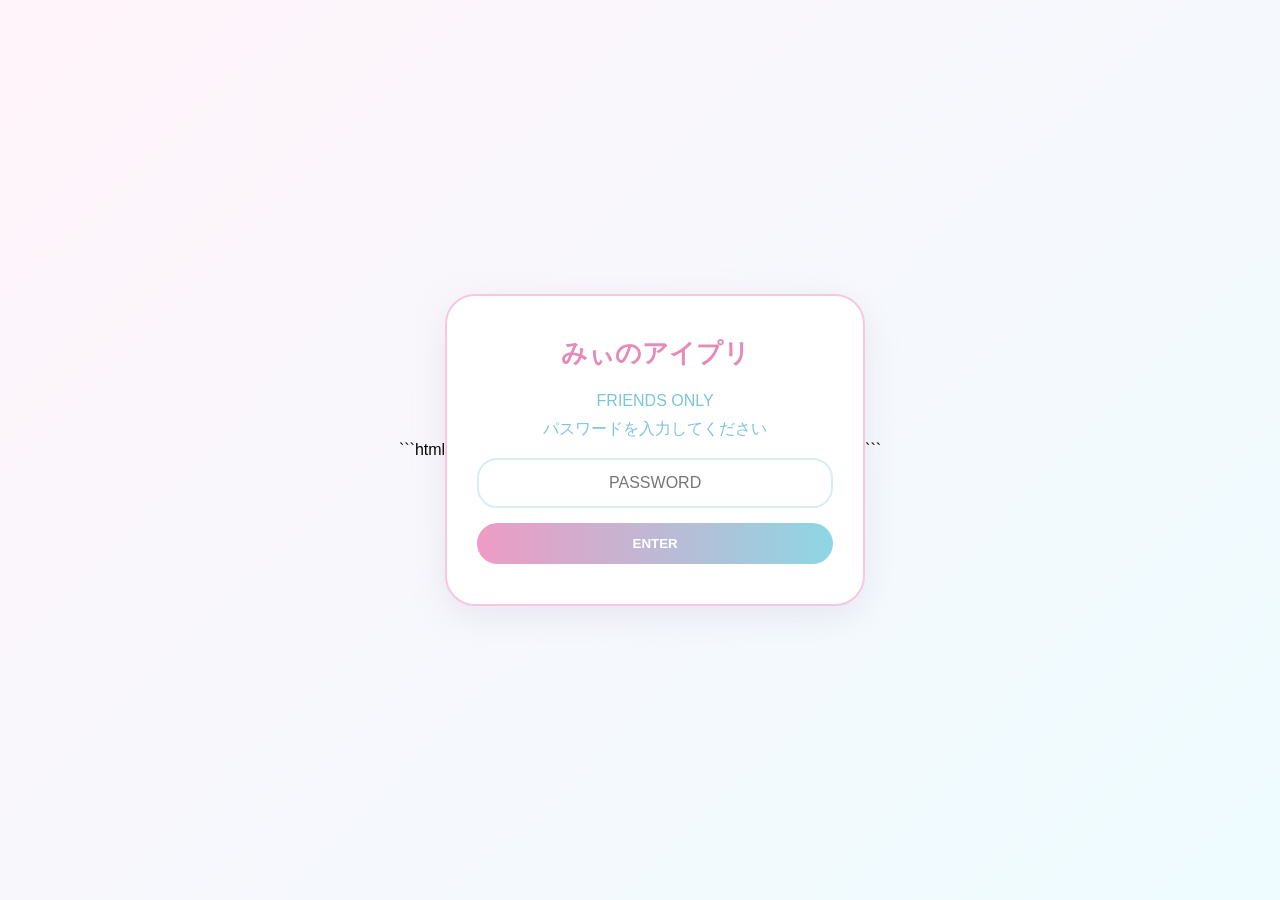
<file: index.html>
```html
<!DOCTYPE html>
<html lang="ja">

<head>

    <meta charset="UTF-8">

    <meta name="viewport"
          content="width=device-width, initial-scale=1.0">

    <title>みぃのアイプリ｜PASSWORD</title>

    <style>

        * {
            box-sizing: border-box;
        }

        body {
            margin: 0;
            min-height: 100vh;

            display: flex;
            justify-content: center;
            align-items: center;

            font-family:
                "Yu Gothic",
                "Hiragino Kaku Gothic ProN",
                sans-serif;

            background:
                linear-gradient(
                    135deg,
                    #fff4fa,
                    #eefcff
                );
        }

        .password-box {
            width: min(90%, 420px);

            padding: 40px 30px;

            text-align: center;

            background: white;

            border-radius: 30px;

            box-shadow:
                0 10px 35px
                rgba(180, 160, 190, 0.2);

            border:
                2px solid #f3c9df;
        }

        .password-box h1 {
            margin: 0;

            color: #e58bb7;

            font-size: 26px;
        }

        .password-box p {
            color: #79c6d5;

            line-height: 1.7;
        }

        input {
            width: 100%;

            padding: 14px;

            border:
                2px solid #d9edf1;

            border-radius: 20px;

            outline: none;

            text-align: center;

            font-size: 16px;
        }

        button {
            margin-top: 15px;

            width: 100%;

            padding: 13px;

            border: none;

            border-radius: 25px;

            background:
                linear-gradient(
                    90deg,
                    #ee9bc4,
                    #8ed6e4
                );

            color: white;

            font-weight: bold;

            cursor: pointer;
        }

        #error {
            display: none;

            color: #e78bad;

            margin-top: 15px;

            font-size: 14px;
        }

    </style>

</head>


<body>

    <div class="password-box">

        <h1>みぃのアイプリ</h1>

        <p>
            FRIENDS ONLY<br>
            パスワードを入力してください
        </p>

        <input
            type="password"
            id="password"
            placeholder="PASSWORD"
        >

        <button onclick="checkPassword()">
            ENTER
        </button>

        <p id="error">
            パスワードが違います。
        </p>

    </div>


    <script>

        function checkPassword() {

            const password =
                document.getElementById("password").value;

            const correctPassword = "0805";


            if (password === correctPassword) {

                window.location.href = "home.html";

            } else {

                document.getElementById("error")
                    .style.display = "block";

            }

        }

    </script>

</body>

</html>
```
</file>
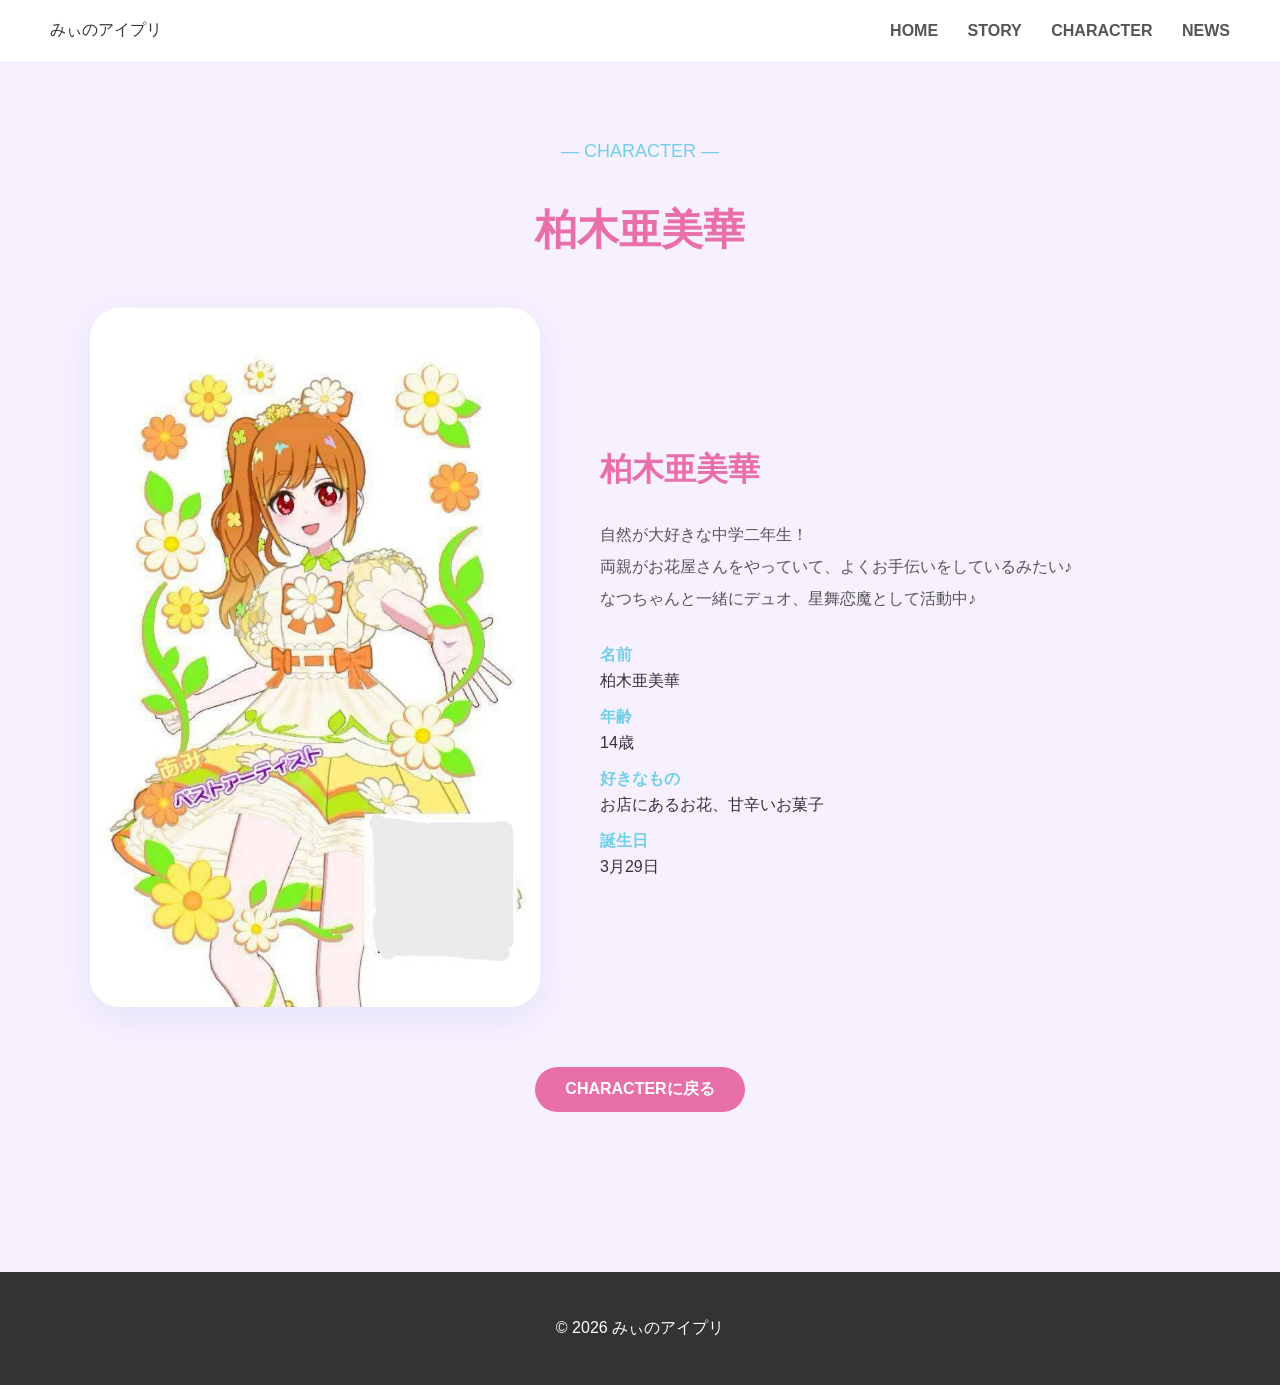
<file: character-ami.html>
<!DOCTYPE html>
<html lang="ja">

<head>

    <meta charset="UTF-8">

    <meta name="viewport"
        content="width=device-width, initial-scale=1.0">

    <title>柏木亜美華 | みぃのアイプリ</title>

    <link rel="stylesheet" href="style.css">

</head>


<body>


<header>

    <div class="logo">
        みぃのアイプリ
    </div>

    <nav>
        <a href="index.html">HOME</a>
        <a href="index.html#story">STORY</a>
        <a href="index.html#character">CHARACTER</a>
        <a href="index.html#news">NEWS</a>
    </nav>

</header>



<section class="character-detail">

    <p class="section-subtitle">― CHARACTER ―</p>

    <h1>柏木亜美華</h1>


    <div class="character-detail-content">

        <div class="character-detail-image">

            <img src="images/ami.jpg" alt="柏木亜美華">

        </div>


        <div class="character-detail-text">

            <h2>柏木亜美華</h2>

            <p>
                自然が大好きな中学二年生！<br>
                両親がお花屋さんをやっていて、よくお手伝いをしているみたい♪<br>
                なつちゃんと一緒にデュオ、星舞恋魔として活動中♪
                
            </p>


            <dl>

                <dt>名前</dt>
                <dd>柏木亜美華</dd>

                <dt>年齢</dt>
                <dd>14歳</dd>

                <dt>好きなもの</dt>
                <dd>お店にあるお花、甘辛いお菓子</dd>

                <dt>誕生日</dt>
                <dd>3月29日</dd>

            </dl>

        </div>

    </div>


    <a href="index.html#character" class="back-button">
        CHARACTERに戻る
    </a>

</section>



<footer>

    <p>© 2026 みぃのアイプリ</p>

</footer>


</body>
</html>
</file>
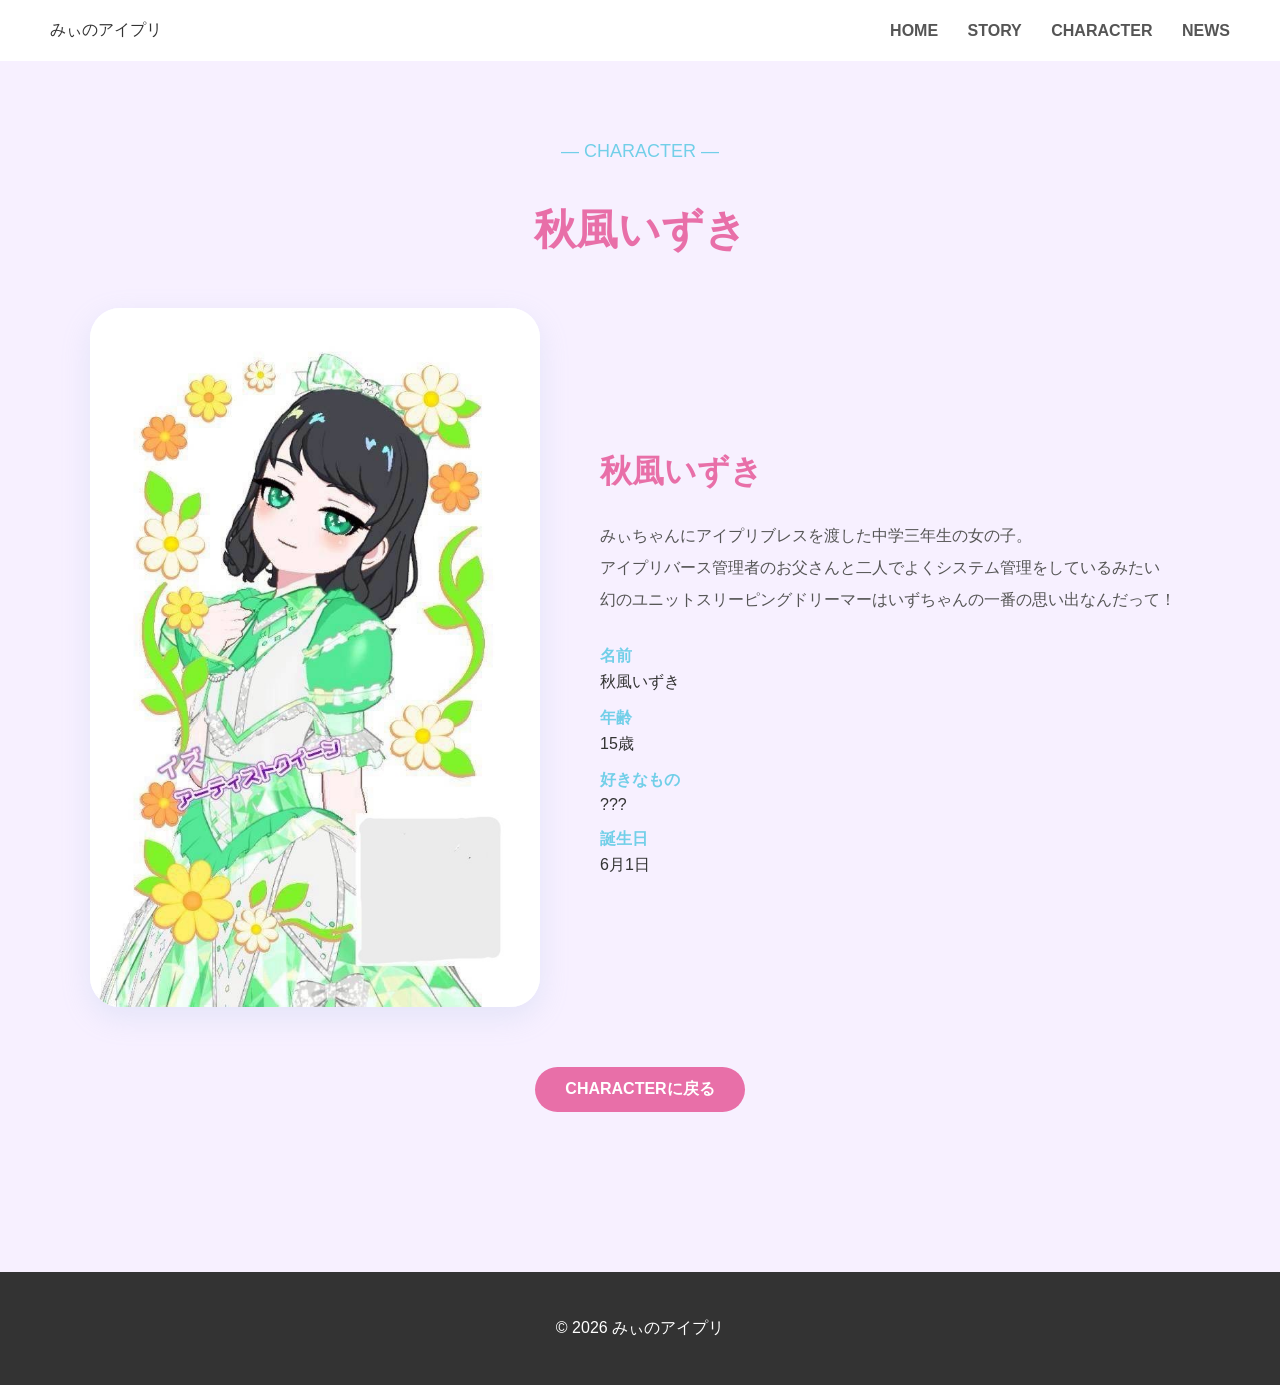
<file: character-izu.html>
<!DOCTYPE html>
<html lang="ja">

<head>

    <meta charset="UTF-8">

    <meta name="viewport"
        content="width=device-width, initial-scale=1.0">

    <title>秋風いずき | みぃのアイプリ</title>

    <link rel="stylesheet" href="style.css">

</head>


<body>


<header>

    <div class="logo">
        みぃのアイプリ
    </div>

    <nav>

        <a href="index.html">HOME</a>
        <a href="index.html#story">STORY</a>
        <a href="index.html#character">CHARACTER</a>
        <a href="index.html#news">NEWS</a>

    </nav>

</header>



<section class="character-detail">

    <p class="section-subtitle">― CHARACTER ―</p>

    <h1>秋風いずき</h1>


    <div class="character-detail-content">

        <div class="character-detail-image">

            <img
                src="images/izu.jpg"
                alt="秋風いずき">

        </div>


        <div class="character-detail-text">

            <h2>秋風いずき</h2>

            <p>
            みぃちゃんにアイプリブレスを渡した中学三年生の女の子。<br> 
               アイプリバース管理者のお父さんと二人でよくシステム管理をしているみたい<br>
                幻のユニットスリーピングドリーマーはいずちゃんの一番の思い出なんだって！
            </p>


            <dl>

                <dt>名前</dt>
                <dd>秋風いずき</dd>

                <dt>年齢</dt>
                <dd>15歳</dd>

                <dt>好きなもの</dt>
                <dd>???</dd>

                <dt>誕生日</dt>
                <dd>6月1日</dd>

            </dl>

        </div>

    </div>


    <a href="index.html#character" class="back-button">
        CHARACTERに戻る
    </a>

</section>



<footer>

    <p>© 2026 みぃのアイプリ</p>

</footer>


</body>
</html>
</file>
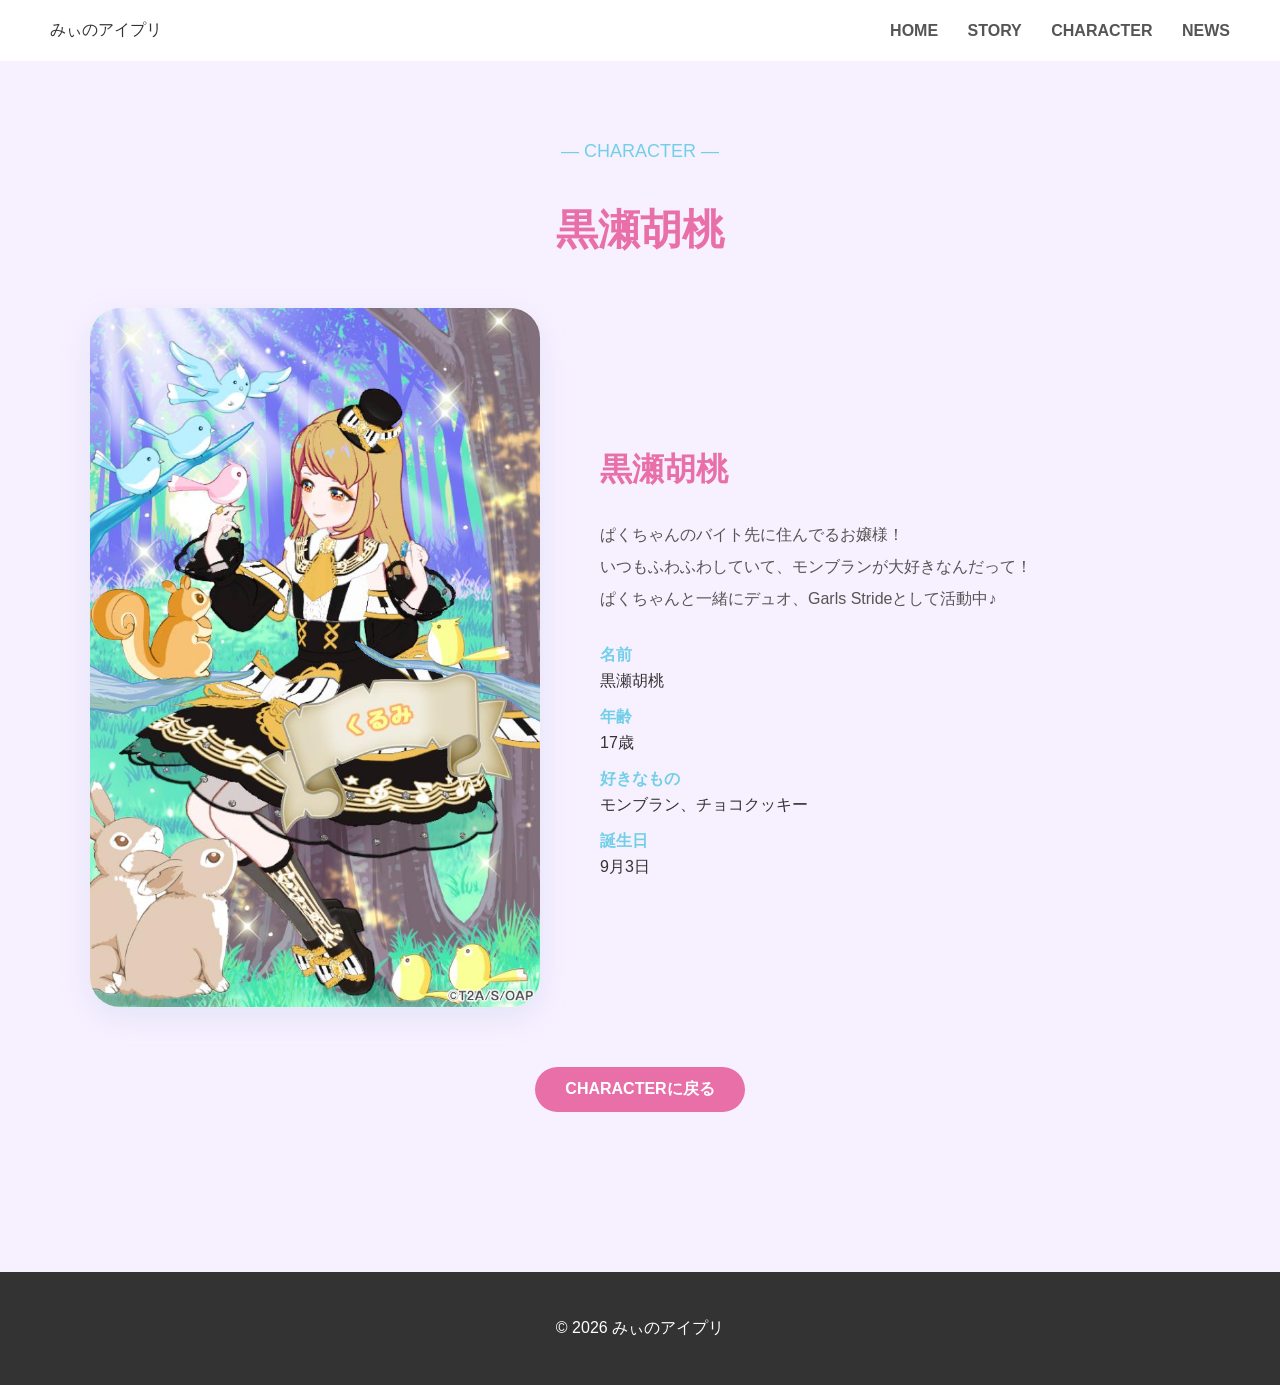
<file: character-kurumi.html>
<!DOCTYPE html>
<html lang="ja">

<head>

    <meta charset="UTF-8">

    <meta name="viewport"
        content="width=device-width, initial-scale=1.0">

    <title>黒瀬胡桃 | みぃのアイプリ</title>

    <link rel="stylesheet" href="style.css">

</head>


<body>


<header>

    <div class="logo">
        みぃのアイプリ
    </div>

    <nav>
        <a href="index.html">HOME</a>
        <a href="index.html#story">STORY</a>
        <a href="index.html#character">CHARACTER</a>
        <a href="index.html#news">NEWS</a>
    </nav>

</header>



<section class="character-detail">

    <p class="section-subtitle">― CHARACTER ―</p>

    <h1>黒瀬胡桃</h1>


    <div class="character-detail-content">

        <div class="character-detail-image">

            <img src="images/kurumi.jpg" alt="黒瀬胡桃">

        </div>


        <div class="character-detail-text">

            <h2>黒瀬胡桃</h2>

            <p>
                ぱくちゃんのバイト先に住んでるお嬢様！<br>
                いつもふわふわしていて、モンブランが大好きなんだって！<br>
               ぱくちゃんと一緒にデュオ、Garls Strideとして活動中♪

            </p>


            <dl>

                <dt>名前</dt>
                <dd>黒瀬胡桃</dd>

                <dt>年齢</dt>
                <dd>17歳</dd>

                <dt>好きなもの</dt>
                <dd>モンブラン、チョコクッキー</dd>

                <dt>誕生日</dt>
                <dd>9月3日</dd>

            </dl>

        </div>

    </div>


    <a href="index.html#character" class="back-button">
        CHARACTERに戻る
    </a>

</section>



<footer>

    <p>© 2026 みぃのアイプリ</p>

</footer>


</body>
</html>
</file>
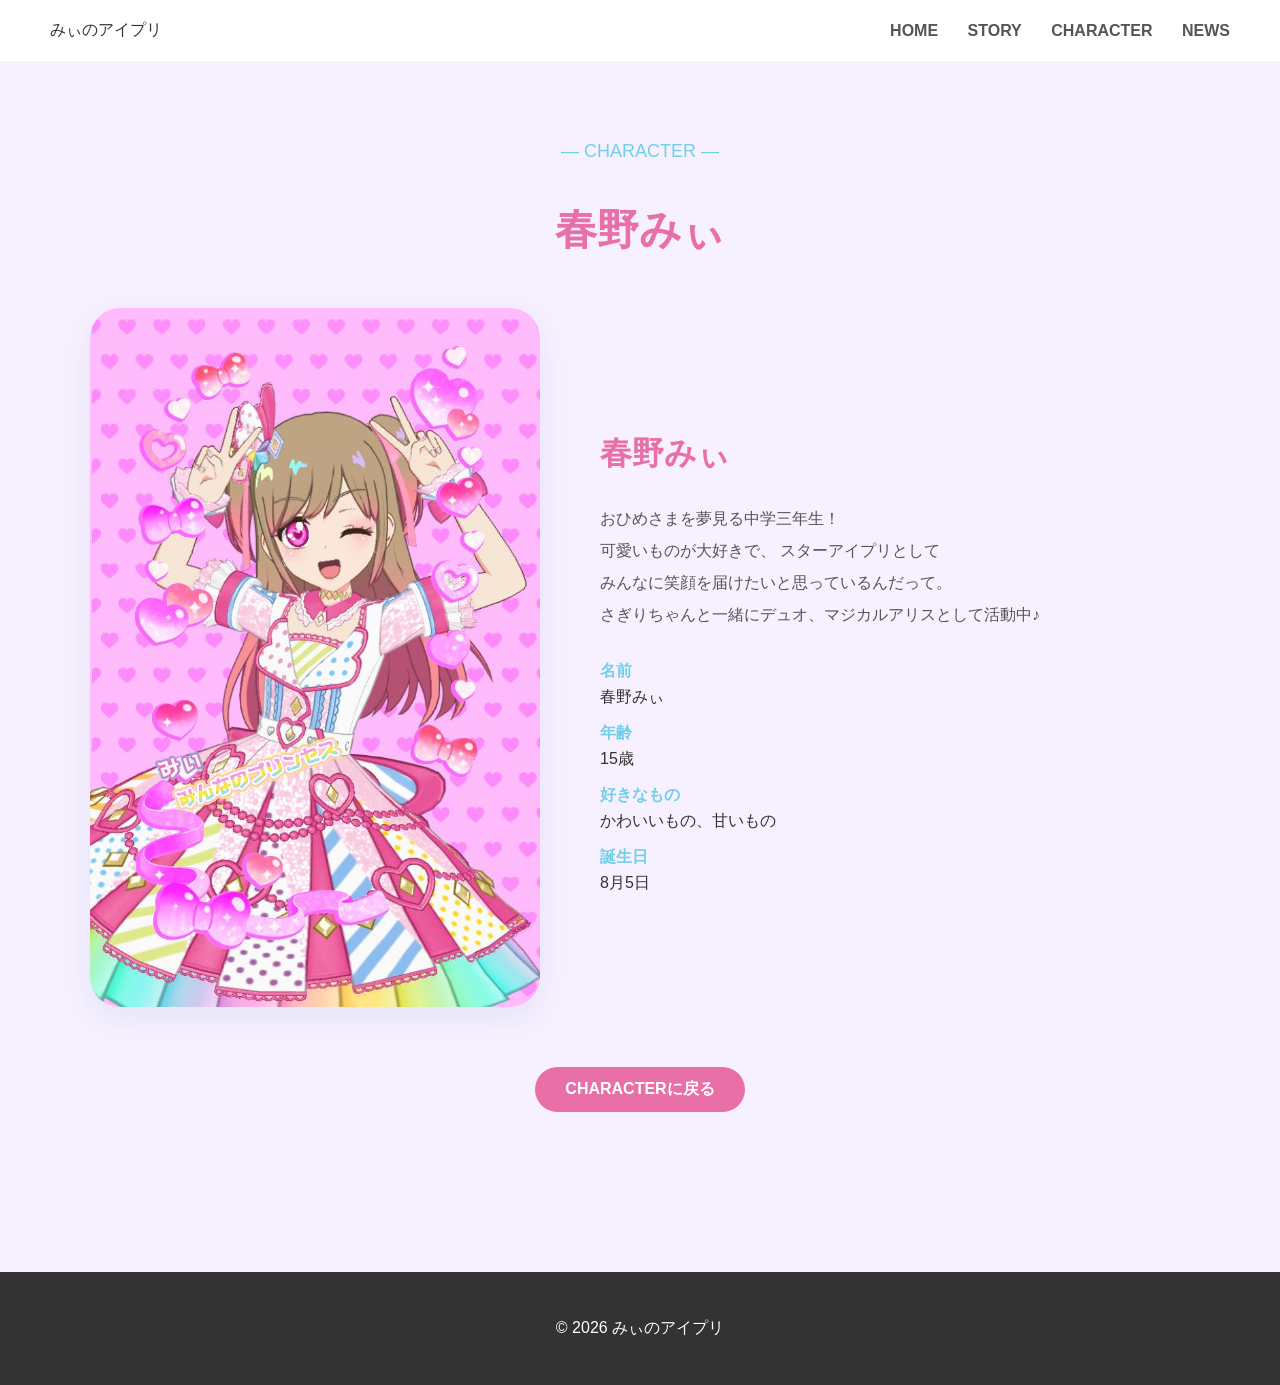
<file: character-mii.html>
<!DOCTYPE html>
<html lang="ja">

<head>

    <meta charset="UTF-8">

    <meta name="viewport"
        content="width=device-width, initial-scale=1.0">

    <title>春野みぃ | みぃのアイプリ</title>

    <link rel="stylesheet" href="style.css">

</head>


<body>


    <header>

        <div class="logo">
            みぃのアイプリ
        </div>

        <nav>
            <a href="index.html">HOME</a>
            <a href="index.html#story">STORY</a>
            <a href="index.html#character">CHARACTER</a>
            <a href="index.html#news">NEWS</a>
        </nav>

    </header>


    <main>

        <section class="character-detail">

            <p class="section-subtitle">
                ― CHARACTER ―
            </p>

            <h1>春野みぃ</h1>


            <div class="character-detail-content">


                <div class="character-detail-image">

                    <img
                        src="images/mi.jpg"
                        alt="春野みぃ">

                </div>


                <div class="character-detail-text">

                    <h2>春野みぃ</h2>

                    <p>
                        おひめさまを夢見る中学三年生！<br>

                
                        可愛いものが大好きで、
                        スターアイプリとして<br>
                        みんなに笑顔を届けたいと思っているんだって。<br>
                        さぎりちゃんと一緒にデュオ、マジカルアリスとして活動中♪
                    </p>


                    <dl>

                        <dt>名前</dt>
                        <dd>春野みぃ</dd>

                        <dt>年齢</dt>
                        <dd>15歳</dd>

                        <dt>好きなもの</dt>
                        <dd>かわいいもの、甘いもの</dd>

                        <dt>誕生日</dt>
                        <dd>8月5日</dd>

                    </dl>

                </div>

            </div>


            <a
                href="index.html#character"
                class="back-button">

                CHARACTERに戻る

            </a>

        </section>

    </main>


    <footer>

        <p>
            © 2026 みぃのアイプリ
        </p>

    </footer>


</body>

</html>
</file>
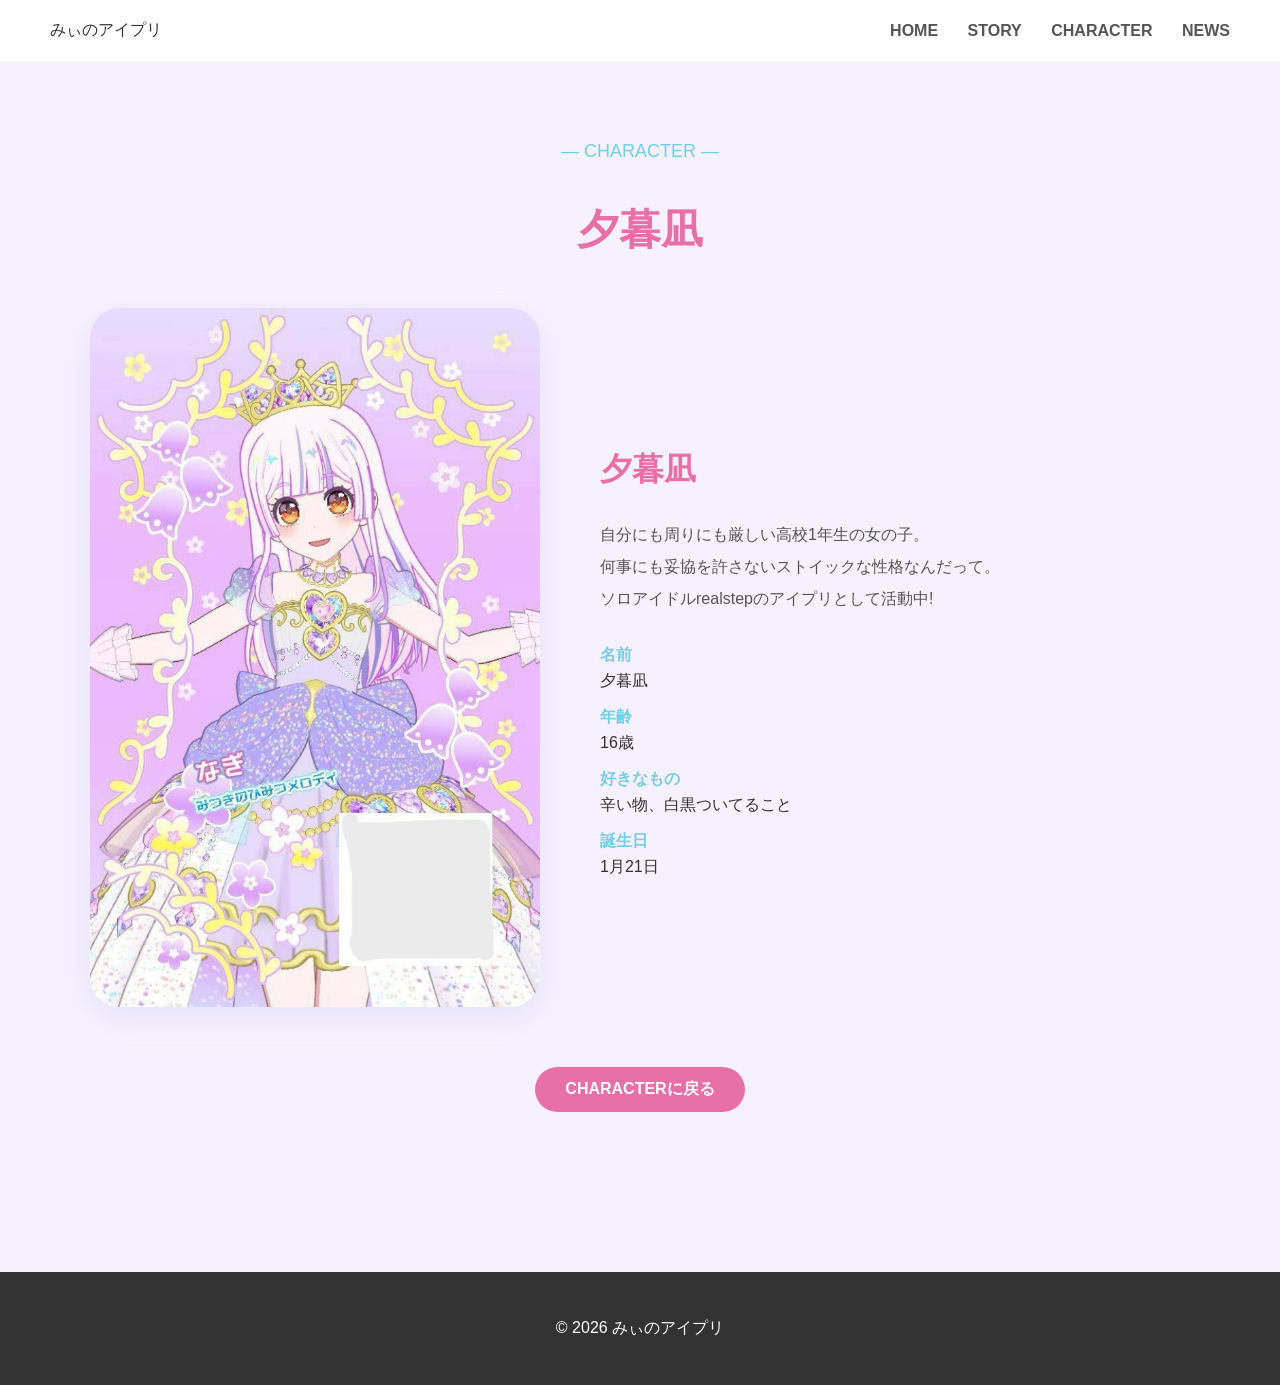
<file: character-nagi.html>
<!DOCTYPE html>
<html lang="ja">

<head>

    <meta charset="UTF-8">

    <meta name="viewport"
        content="width=device-width, initial-scale=1.0">

    <title>夕暮凪 | みぃのアイプリ</title>

    <link rel="stylesheet" href="style.css">

</head>


<body>


<header>

    <div class="logo">
        みぃのアイプリ
    </div>

    <nav>
        <a href="index.html">HOME</a>
        <a href="index.html#story">STORY</a>
        <a href="index.html#character">CHARACTER</a>
        <a href="index.html#news">NEWS</a>
    </nav>

</header>



<section class="character-detail">

    <p class="section-subtitle">― CHARACTER ―</p>

    <h1>夕暮凪</h1>


    <div class="character-detail-content">

        <div class="character-detail-image">

            <img src="images/nagi.jpg" alt="夕暮凪">

        </div>


        <div class="character-detail-text">

            <h2>夕暮凪</h2>

            <p>
                自分にも周りにも厳しい高校1年生の女の子。<br>
                何事にも妥協を許さないストイックな性格なんだって。<br>
                ソロアイドルrealstepのアイプリとして活動中!
                
            </p>


            <dl>

                <dt>名前</dt>
                <dd>夕暮凪</dd>

                <dt>年齢</dt>
                <dd>16歳</dd>

                <dt>好きなもの</dt>
                <dd>辛い物、白黒ついてること</dd>

                <dt>誕生日</dt>
                <dd>1月21日</dd>

            </dl>

        </div>

    </div>


    <a href="index.html#character" class="back-button">
        CHARACTERに戻る
    </a>

</section>



<footer>

    <p>© 2026 みぃのアイプリ</p>

</footer>


</body>
</html>
</file>
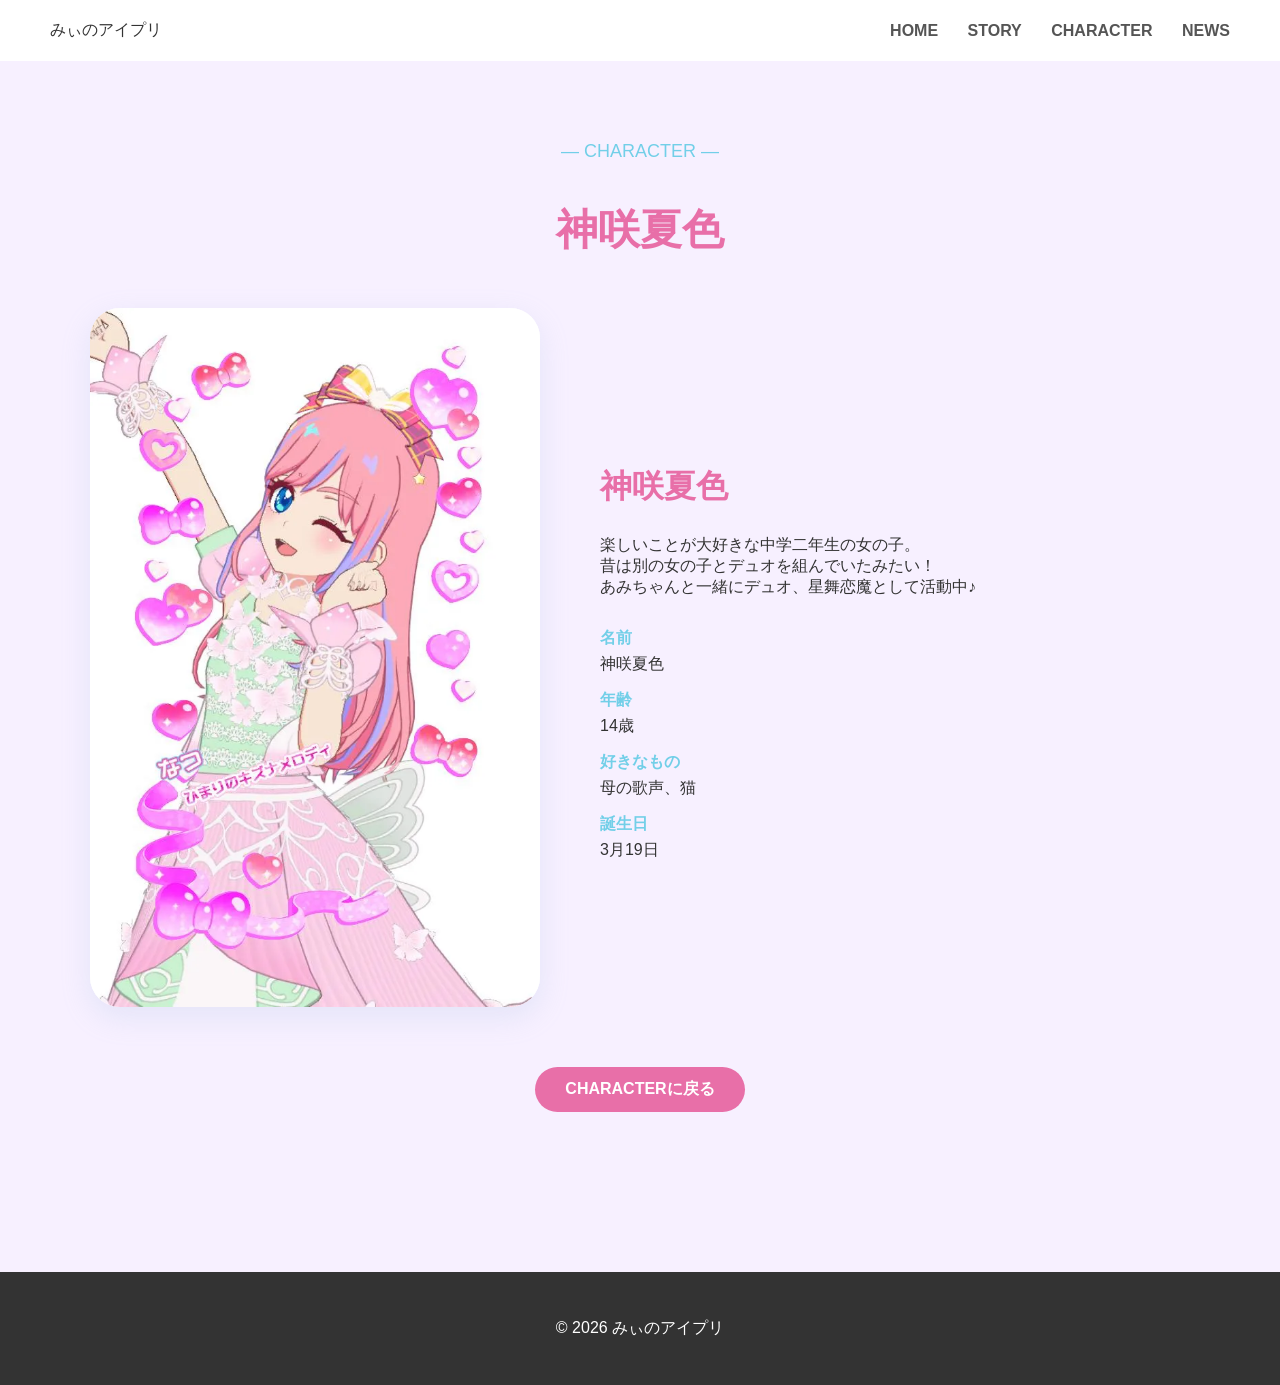
<file: character-natu.html>
<!DOCTYPE html>
<html lang="ja">

<head>

    <meta charset="UTF-8">

    <meta name="viewport"
        content="width=device-width, initial-scale=1.0">

    <title>神咲夏色 | みぃのアイプリ</title>

    <link rel="stylesheet" href="style.css">

</head>


<body>


<header>

    <div class="logo">
        みぃのアイプリ
    </div>

    <nav>
        <a href="index.html">HOME</a>
        <a href="index.html#story">STORY</a>
        <a href="index.html#character">CHARACTER</a>
        <a href="index.html#news">NEWS</a>
    </nav>

</header>



<section class="character-detail">

    <p class="section-subtitle">― CHARACTER ―</p>

    <h1>神咲夏色</h1>


    <div class="character-detail-content">

        <div class="character-detail-image">

            <img src="images/natu.webp" alt="神咲夏色">

        </div>


        <div class="character-detail-text">

            <h2>神咲夏色</h2>

            <p>
               
                
                
            </p>
                楽しいことが大好きな中学二年生の女の子。<br>
                昔は別の女の子とデュオを組んでいたみたい！<br>
                 あみちゃんと一緒にデュオ、星舞恋魔として活動中♪
            <dl>

                <dt>名前</dt>
                <dd>神咲夏色</dd>

                <dt>年齢</dt>
                <dd>14歳</dd>

                <dt>好きなもの</dt>
                <dd>母の歌声、猫</dd>

                <dt>誕生日</dt>
                <dd>3月19日</dd>

            </dl>

        </div>

    </div>


    <a href="index.html#character" class="back-button">
        CHARACTERに戻る
    </a>

</section>



<footer>

    <p>© 2026 みぃのアイプリ</p>

</footer>


</body>
</html>
</file>
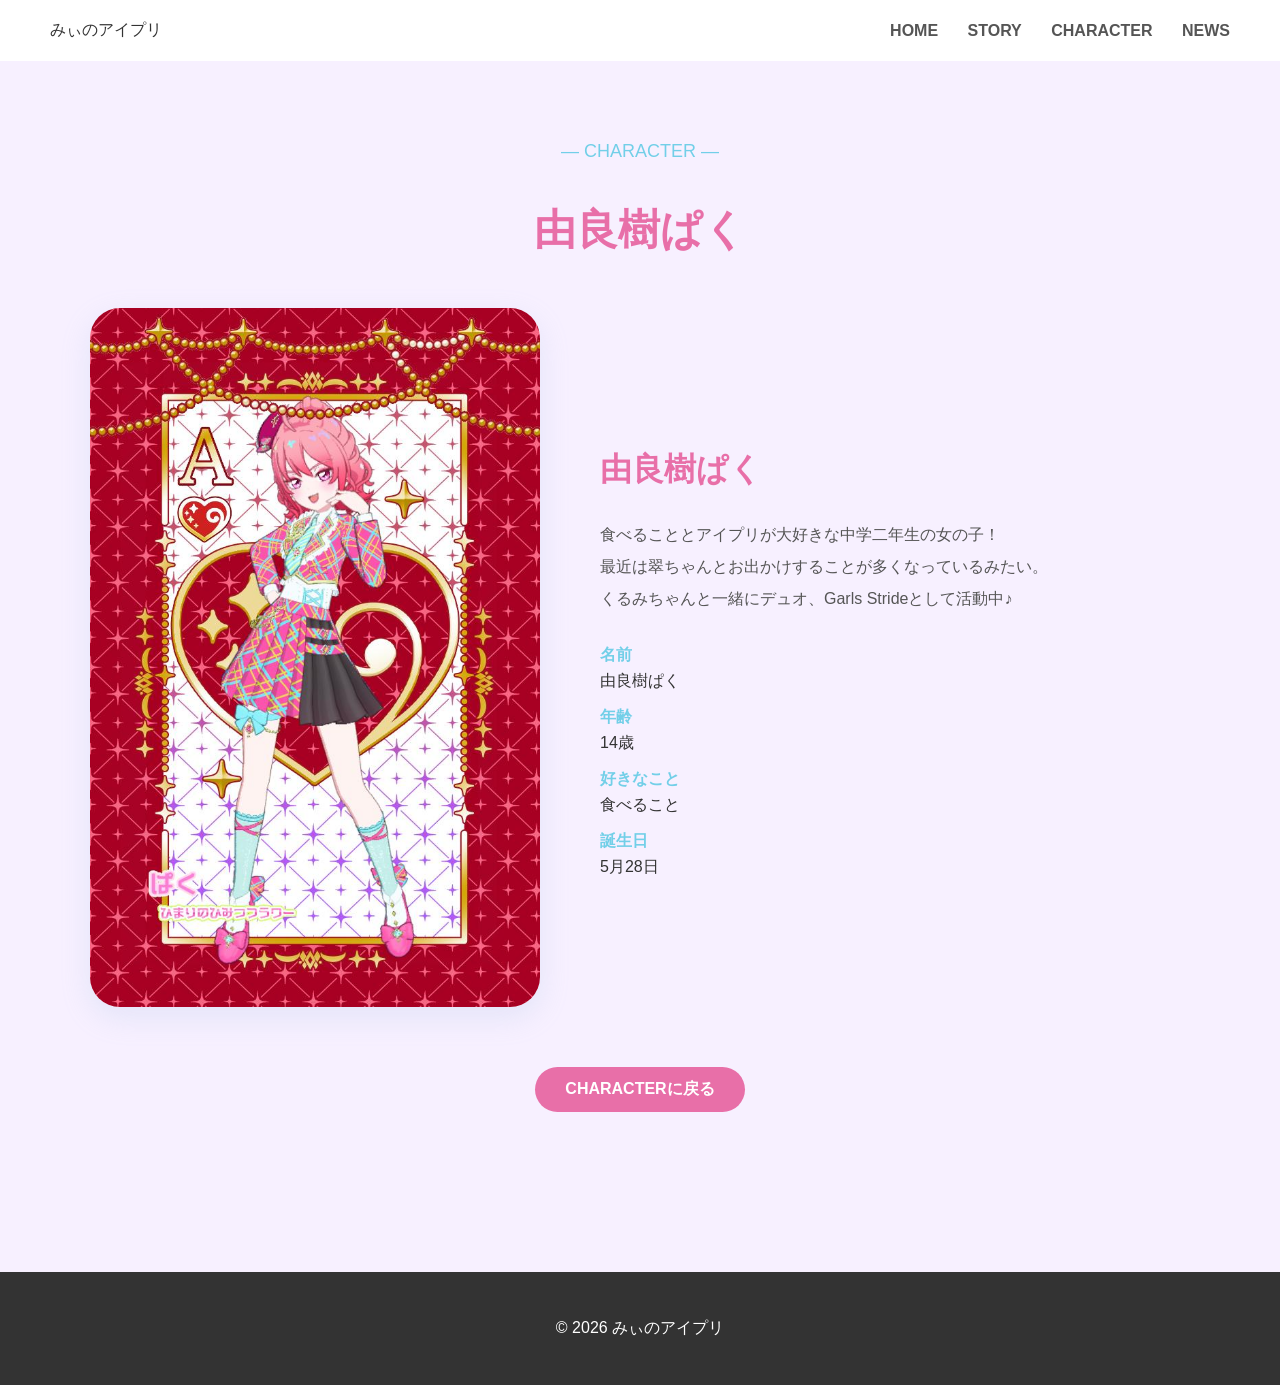
<file: character-paku.html>
<!DOCTYPE html>
<html lang="ja">

<head>

    <meta charset="UTF-8">

    <meta name="viewport"
        content="width=device-width, initial-scale=1.0">

    <title>由良樹ぱく | みぃのアイプリ</title>

    <link rel="stylesheet" href="style.css">

</head>


<body>


<header>

    <div class="logo">
        みぃのアイプリ
    </div>

    <nav>

        <a href="index.html">HOME</a>
        <a href="index.html#story">STORY</a>
        <a href="index.html#character">CHARACTER</a>
        <a href="index.html#news">NEWS</a>

    </nav>

</header>



<section class="character-detail">

    <p class="section-subtitle">
        ― CHARACTER ―
    </p>

    <h1>由良樹ぱく</h1>


    <div class="character-detail-content">

        <div class="character-detail-image">

            <img
                src="images/paku.jpg"
                alt="由良樹ぱく">

        </div>


        <div class="character-detail-text">

            <h2>由良樹ぱく</h2>

            <p>
                食べることとアイプリが大好きな中学二年生の女の子！<br>
               最近は翠ちゃんとお出かけすることが多くなっているみたい。<br>
                くるみちゃんと一緒にデュオ、Garls Strideとして活動中♪
            </p>


            <dl>

                <dt>名前</dt>
                <dd>由良樹ぱく</dd>

                <dt>年齢</dt>
                <dd>14歳</dd>

                <dt>好きなこと</dt>
                <dd>食べること</dd>

                <dt>誕生日</dt>
                <dd>5月28日</dd>

            </dl>

        </div>

    </div>


    <a href="index.html#character" class="back-button">
        CHARACTERに戻る
    </a>

</section>



<footer>

    <p>© 2026 みぃのアイプリ</p>

</footer>


</body>
</html>
</file>
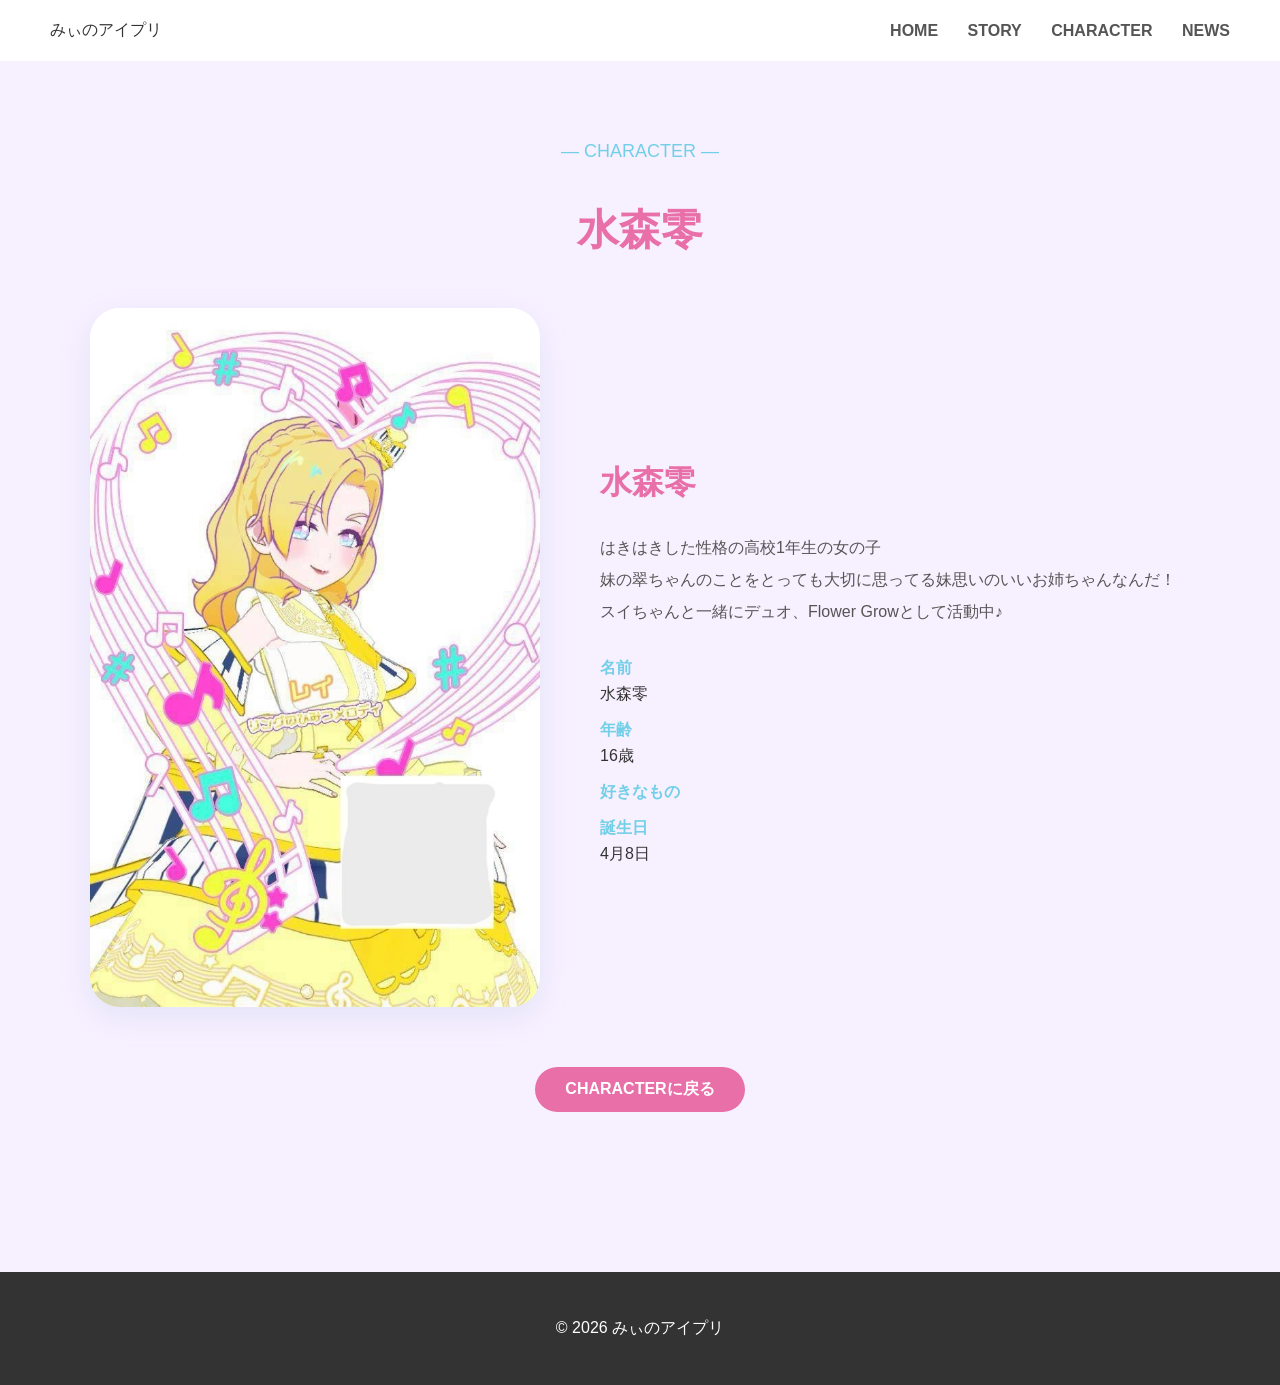
<file: character-rei.html>
<!DOCTYPE html>
<html lang="ja">

<head>

    <meta charset="UTF-8">

    <meta name="viewport"
        content="width=device-width, initial-scale=1.0">

    <title>水森零 | みぃのアイプリ</title>

    <link rel="stylesheet" href="style.css">

</head>


<body>


<header>

    <div class="logo">
        みぃのアイプリ
    </div>

    <nav>
        <a href="index.html">HOME</a>
        <a href="index.html#story">STORY</a>
        <a href="index.html#character">CHARACTER</a>
        <a href="index.html#news">NEWS</a>
    </nav>

</header>



<section class="character-detail">

    <p class="section-subtitle">― CHARACTER ―</p>

    <h1>水森零</h1>


    <div class="character-detail-content">

        <div class="character-detail-image">

            <img src="images/rei.jpg" alt="水森零">

        </div>


        <div class="character-detail-text">

            <h2>水森零</h2>

            <p>
                はきはきした性格の高校1年生の女の子<br>
                妹の翠ちゃんのことをとっても大切に思ってる妹思いのいいお姉ちゃんなんだ！<br>
                スイちゃんと一緒にデュオ、Flower Growとして活動中♪

                
            </p>


            <dl>

                <dt>名前</dt>
                <dd>水森零</dd>

                <dt>年齢</dt>
                <dd>16歳</dd>

                <dt>好きなもの</dt>
                <dd></dd>

                <dt>誕生日</dt>
                <dd>4月8日</dd>

            </dl>

        </div>

    </div>


    <a href="index.html#character" class="back-button">
        CHARACTERに戻る
    </a>

</section>



<footer>

    <p>© 2026 みぃのアイプリ</p>

</footer>


</body>
</html>
</file>
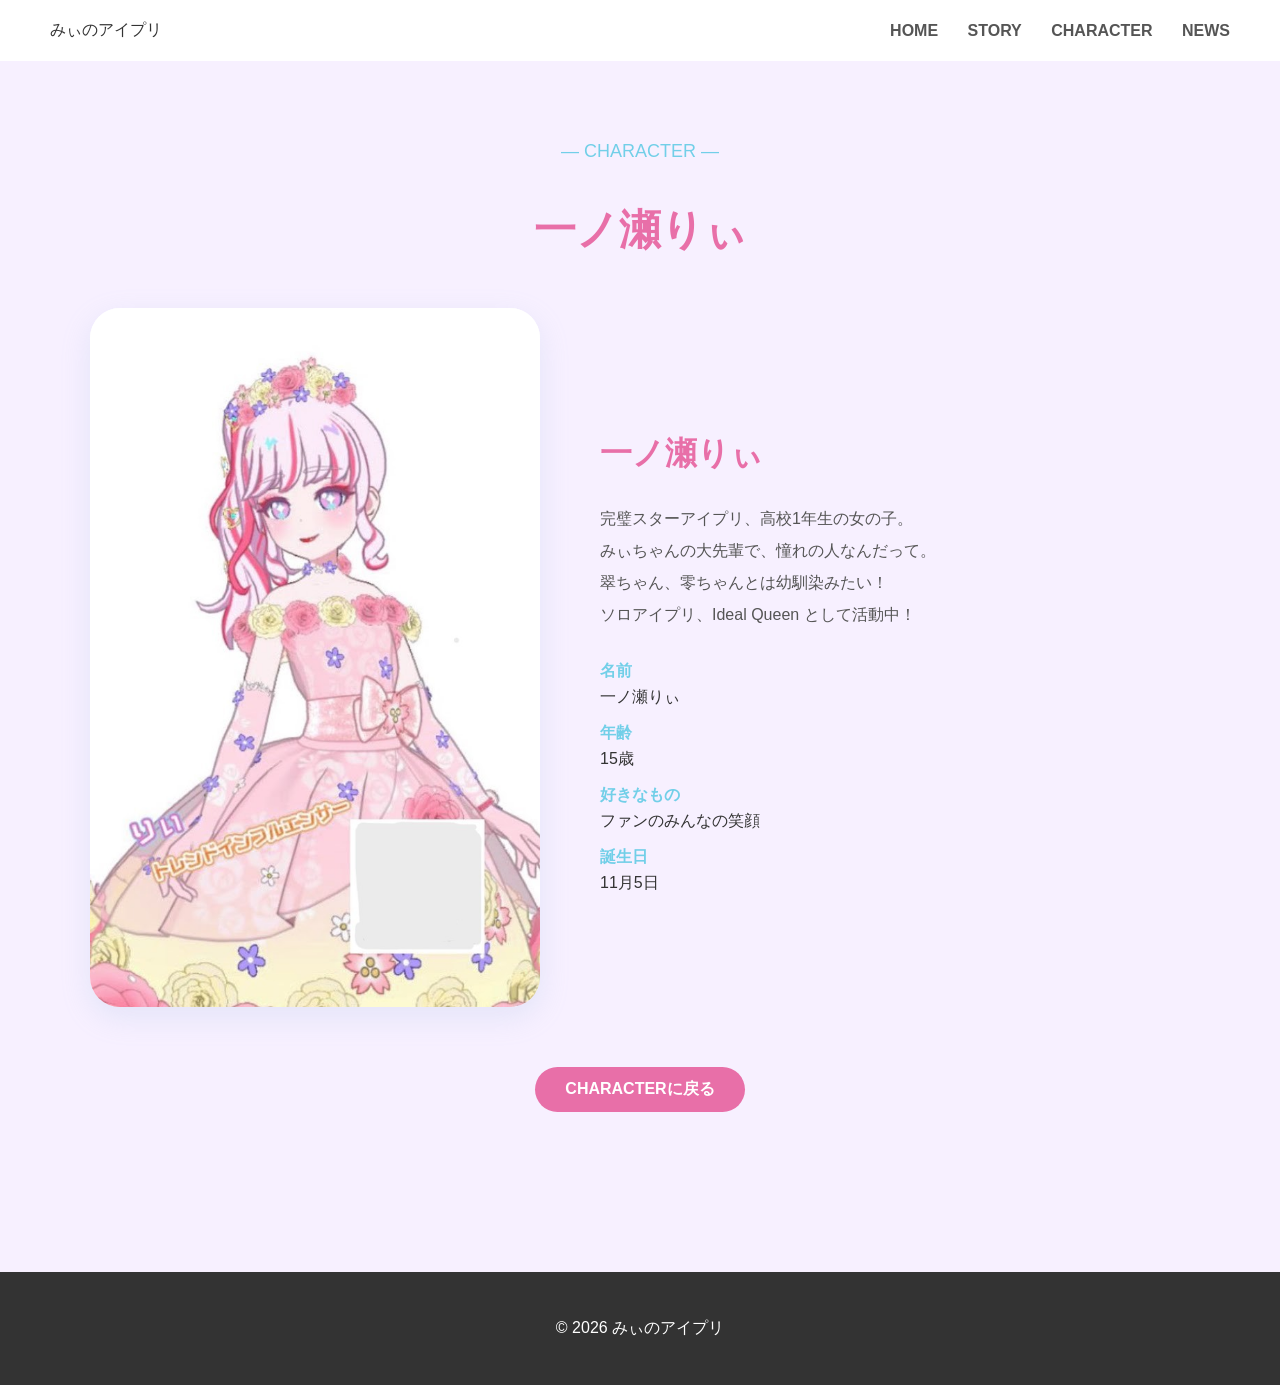
<file: character-rii.html>
<!DOCTYPE html>

<html lang="ja">

<head>

    <meta charset="UTF-8">

    <meta name="viewport"
        content="width=device-width, initial-scale=1.0">

    <title>一ノ瀬りぃ | みぃのアイプリ</title>

    <link rel="stylesheet" href="style.css">

</head>


<body>


<header>

    <div class="logo">
        みぃのアイプリ
    </div>

    <nav>

        <a href="index.html">HOME</a>
        <a href="index.html#story">STORY</a>
        <a href="index.html#character">CHARACTER</a>
        <a href="index.html#news">NEWS</a>

    </nav>

</header>



<main>

    <section class="character-detail">

        <p class="section-subtitle">
            ― CHARACTER ―
        </p>

        <h1>一ノ瀬りぃ</h1>


        <div class="character-detail-content">


            <div class="character-detail-image">

                <img
                    src="images/rii.jpg"
                    alt="一ノ瀬りぃ">

            </div>


            <div class="character-detail-text">

                <h2>一ノ瀬りぃ</h2>

                <p>
                    完璧スターアイプリ、高校1年生の女の子。<br>
                    みぃちゃんの大先輩で、憧れの人なんだって。<br>
                    翠ちゃん、零ちゃんとは幼馴染みたい！<br>
                    ソロアイプリ、Ideal Queen として活動中！
                </p>


                <dl>

                    <dt>名前</dt>
                    <dd>一ノ瀬りぃ</dd>

                    <dt>年齢</dt>
                    <dd>15歳</dd>

                    <dt>好きなもの</dt>
                    <dd>ファンのみんなの笑顔</dd>

                    <dt>誕生日</dt>
                    <dd>11月5日</dd>

                </dl>

            </div>

        </div>


        <a
            href="index.html#character"
            class="back-button">

            CHARACTERに戻る

        </a>

    </section>

</main>



<footer>

    <p>
        © 2026 みぃのアイプリ
    </p>

</footer>


</body>

</html>
</file>
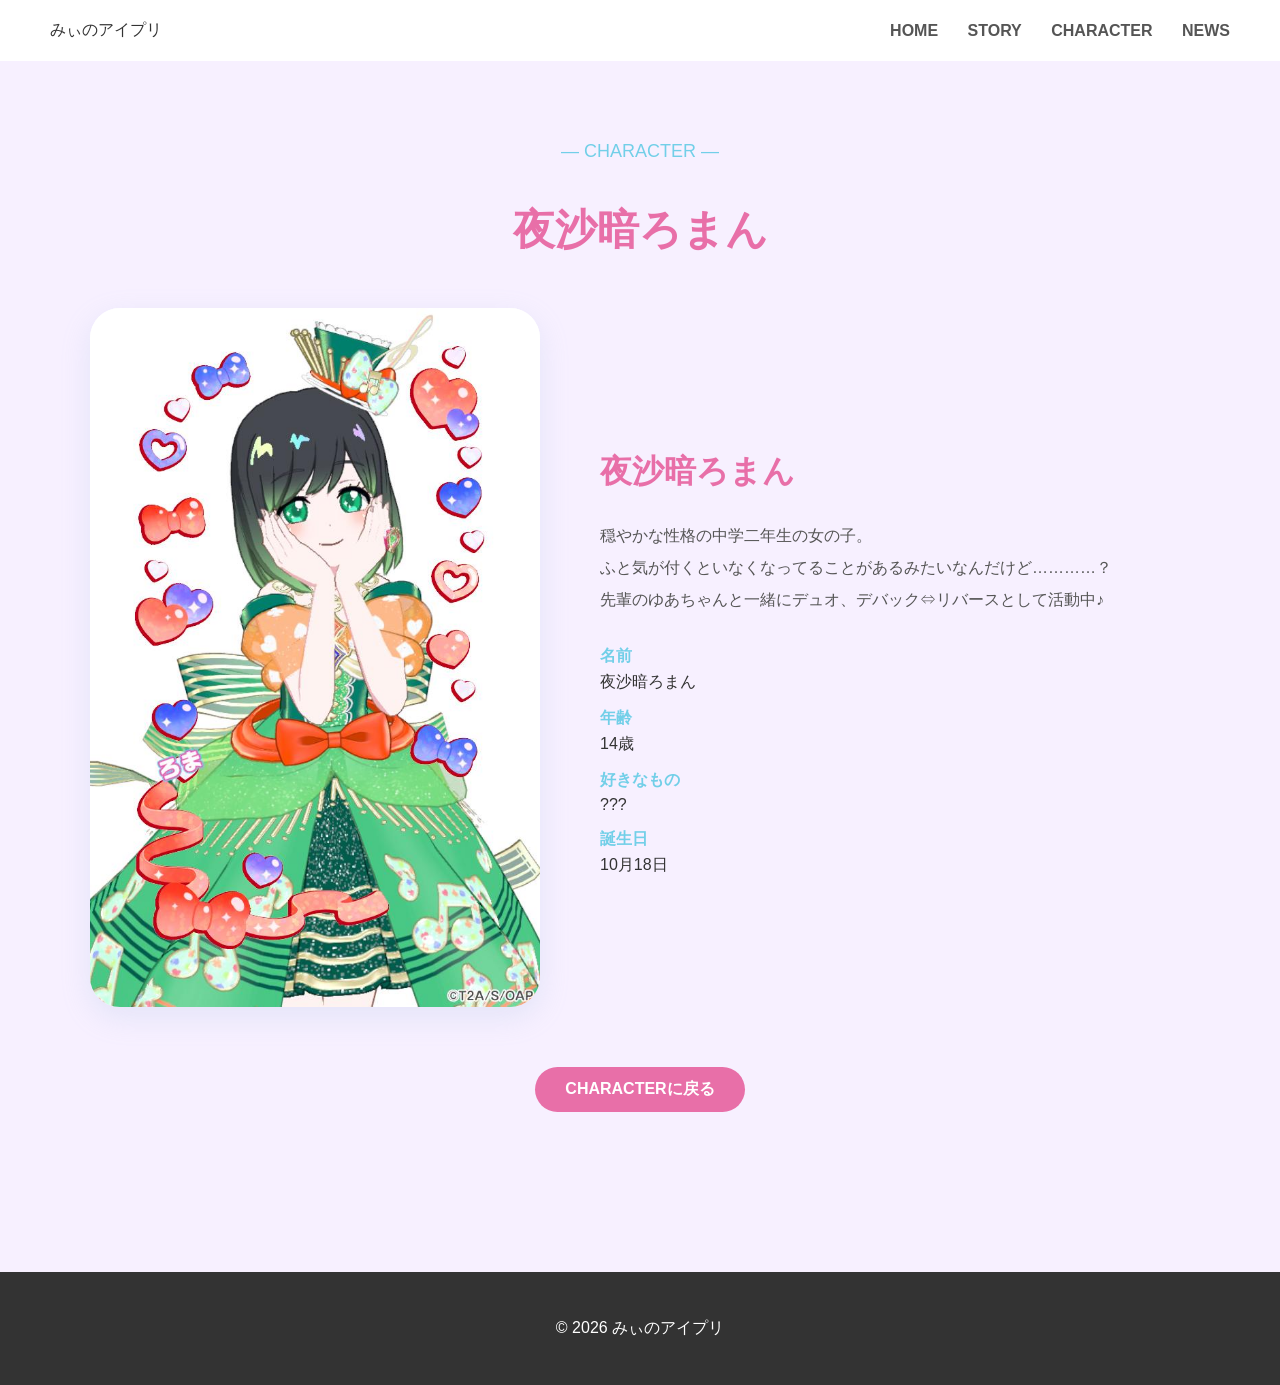
<file: character-roma.html>
<!DOCTYPE html>
<html lang="ja">

<head>

    <meta charset="UTF-8">

    <meta name="viewport"
        content="width=device-width, initial-scale=1.0">

    <title>夜沙暗ろまん | みぃのアイプリ</title>

    <link rel="stylesheet" href="style.css">

</head>


<body>


<header>

    <div class="logo">
        みぃのアイプリ
    </div>

    <nav>
        <a href="index.html">HOME</a>
        <a href="index.html#story">STORY</a>
        <a href="index.html#character">CHARACTER</a>
        <a href="index.html#news">NEWS</a>
    </nav>

</header>



<section class="character-detail">

    <p class="section-subtitle">― CHARACTER ―</p>

    <h1>夜沙暗ろまん</h1>


    <div class="character-detail-content">

        <div class="character-detail-image">

            <img src="images/roma.jpg" alt="夜沙暗ろまん">

        </div>


        <div class="character-detail-text">

            <h2>夜沙暗ろまん</h2>

            <p>
                穏やかな性格の中学二年生の女の子。<br>
                ふと気が付くといなくなってることがあるみたいなんだけど…………？<br>
                先輩のゆあちゃんと一緒にデュオ、デバック⇔リバースとして活動中♪
            </p>


            <dl>

                <dt>名前</dt>
                <dd>夜沙暗ろまん</dd>

                <dt>年齢</dt>
                <dd>14歳</dd>

                <dt>好きなもの</dt>
                <dd>???
                    
                </dd>

                <dt>誕生日</dt>
                <dd>10月18日</dd>

            </dl>

        </div>

    </div>


    <a href="index.html#character" class="back-button">
        CHARACTERに戻る
    </a>

</section>



<footer>

    <p>© 2026 みぃのアイプリ</p>

</footer>


</body>
</html>
</file>
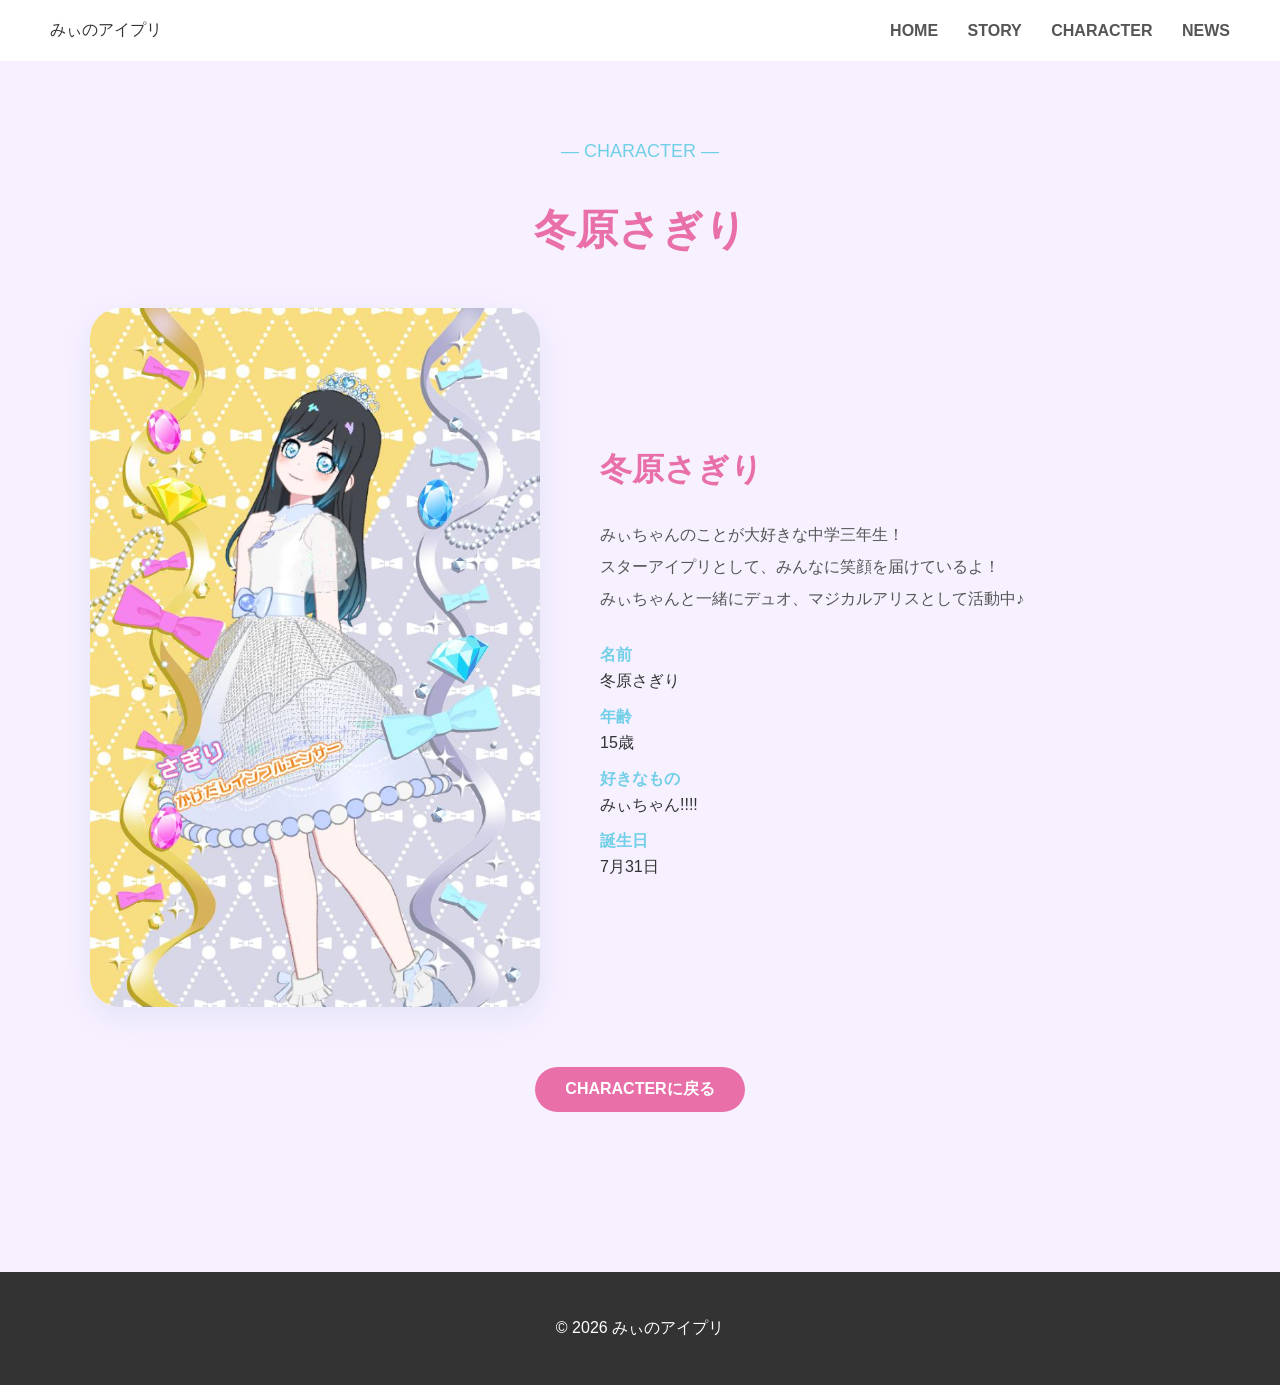
<file: character-sagiri.html>
<!DOCTYPE html>

<html lang="ja">

<head>

    <meta charset="UTF-8">

    <meta name="viewport"
        content="width=device-width, initial-scale=1.0">

    <title>冬原さぎり | みぃのアイプリ</title>

    <link rel="stylesheet" href="style.css">

</head>


<body>


<header>

    <div class="logo">
        みぃのアイプリ
    </div>

    <nav>

        <a href="index.html">HOME</a>

        <a href="index.html#story">STORY</a>

        <a href="index.html#character">CHARACTER</a>

        <a href="index.html#news">NEWS</a>

    </nav>

</header>



<main>

    <section class="character-detail">

        <p class="section-subtitle">
            ― CHARACTER ―
        </p>

        <h1>冬原さぎり</h1>


        <div class="character-detail-content">


            <div class="character-detail-image">

                <img
                    src="images/sagiri.jpg"
                    alt="冬原さぎり">

            </div>


            <div class="character-detail-text">

                <h2>冬原さぎり</h2>

                <p>
                    みぃちゃんのことが大好きな中学三年生！<br>
                    スターアイプリとして、みんなに笑顔を届けているよ！<br>
                    みぃちゃんと一緒にデュオ、マジカルアリスとして活動中♪
                    
                    
                </p>


                <dl>

                    <dt>名前</dt>
                    <dd>冬原さぎり</dd>

                    <dt>年齢</dt>
                    <dd>15歳</dd>

                    <dt>好きなもの</dt>
                    <dd>みぃちゃん!!!!
                    
                    </dd>

                    <dt>誕生日</dt>
                    <dd>7月31日</dd>

                </dl>

            </div>

        </div>


        <a
            href="index.html#character"
            class="back-button">

            CHARACTERに戻る

        </a>

    </section>

</main>



<footer>

    <p>
        © 2026 みぃのアイプリ
    </p>

</footer>


</body>

</html>
</file>
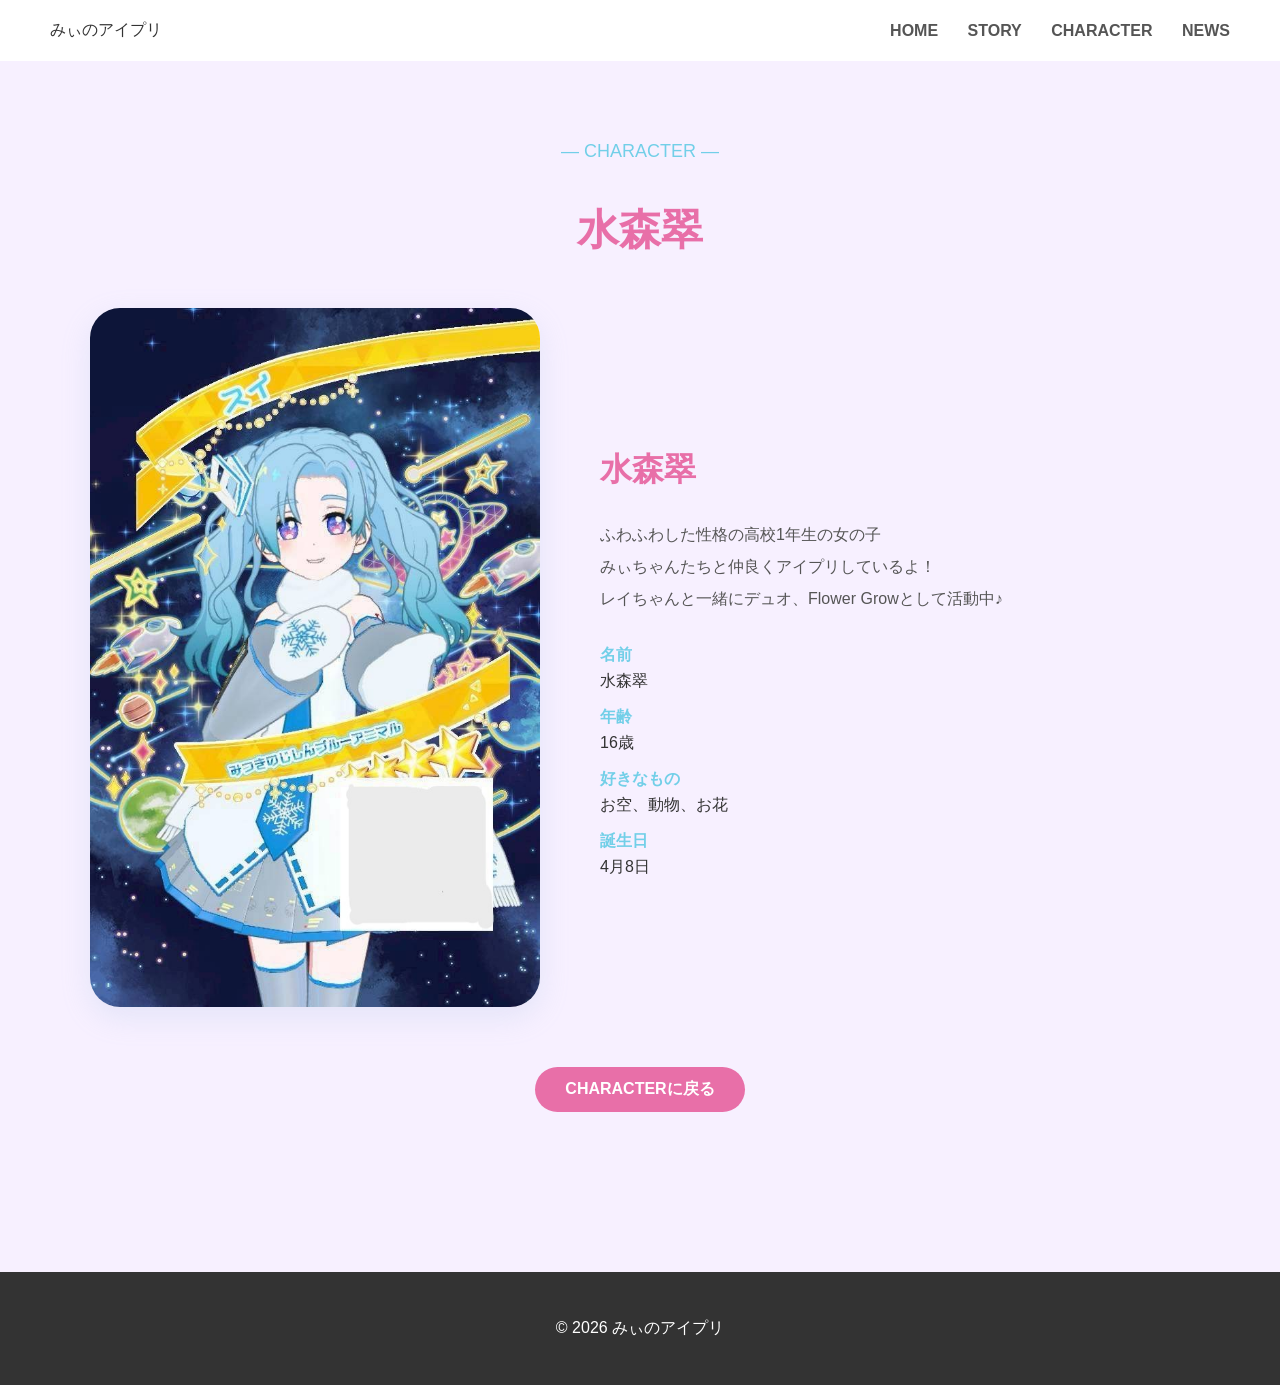
<file: character-sui.html>
<!DOCTYPE html>
<html lang="ja">

<head>

    <meta charset="UTF-8">

    <meta name="viewport"
        content="width=device-width, initial-scale=1.0">

    <title>水森翠 | みぃのアイプリ</title>

    <link rel="stylesheet" href="style.css">

</head>


<body>


<header>

    <div class="logo">
        みぃのアイプリ
    </div>

    <nav>

        <a href="index.html">HOME</a>

        <a href="index.html#story">STORY</a>

        <a href="index.html#character">CHARACTER</a>

        <a href="index.html#news">NEWS</a>

    </nav>

</header>



<section class="character-detail">

    <p class="section-subtitle">
        ― CHARACTER ―
    </p>

    <h1>水森翠</h1>


    <div class="character-detail-content">

        <div class="character-detail-image">

            <img
                src="images/sui.jpg"
                alt="水森翠">

        </div>


        <div class="character-detail-text">

            <h2>水森翠</h2>

            <p>
                ふわふわした性格の高校1年生の女の子<br>
                みぃちゃんたちと仲良くアイプリしているよ！<br>
                レイちゃんと一緒にデュオ、Flower Growとして活動中♪
            </p>


            <dl>

                <dt>名前</dt>
                <dd>水森翠</dd>

                <dt>年齢</dt>
                <dd>16歳</dd>

                <dt>好きなもの</dt>
                <dd>お空、動物、お花</dd>

                <dt>誕生日</dt>
                <dd>4月8日</dd>

            </dl>

        </div>

    </div>


    <a
        href="index.html#character"
        class="back-button">

        CHARACTERに戻る

    </a>

</section>



<footer>

    <p>
        © 2026 みぃのアイプリ
    </p>

</footer>


</body>
</html>
</file>
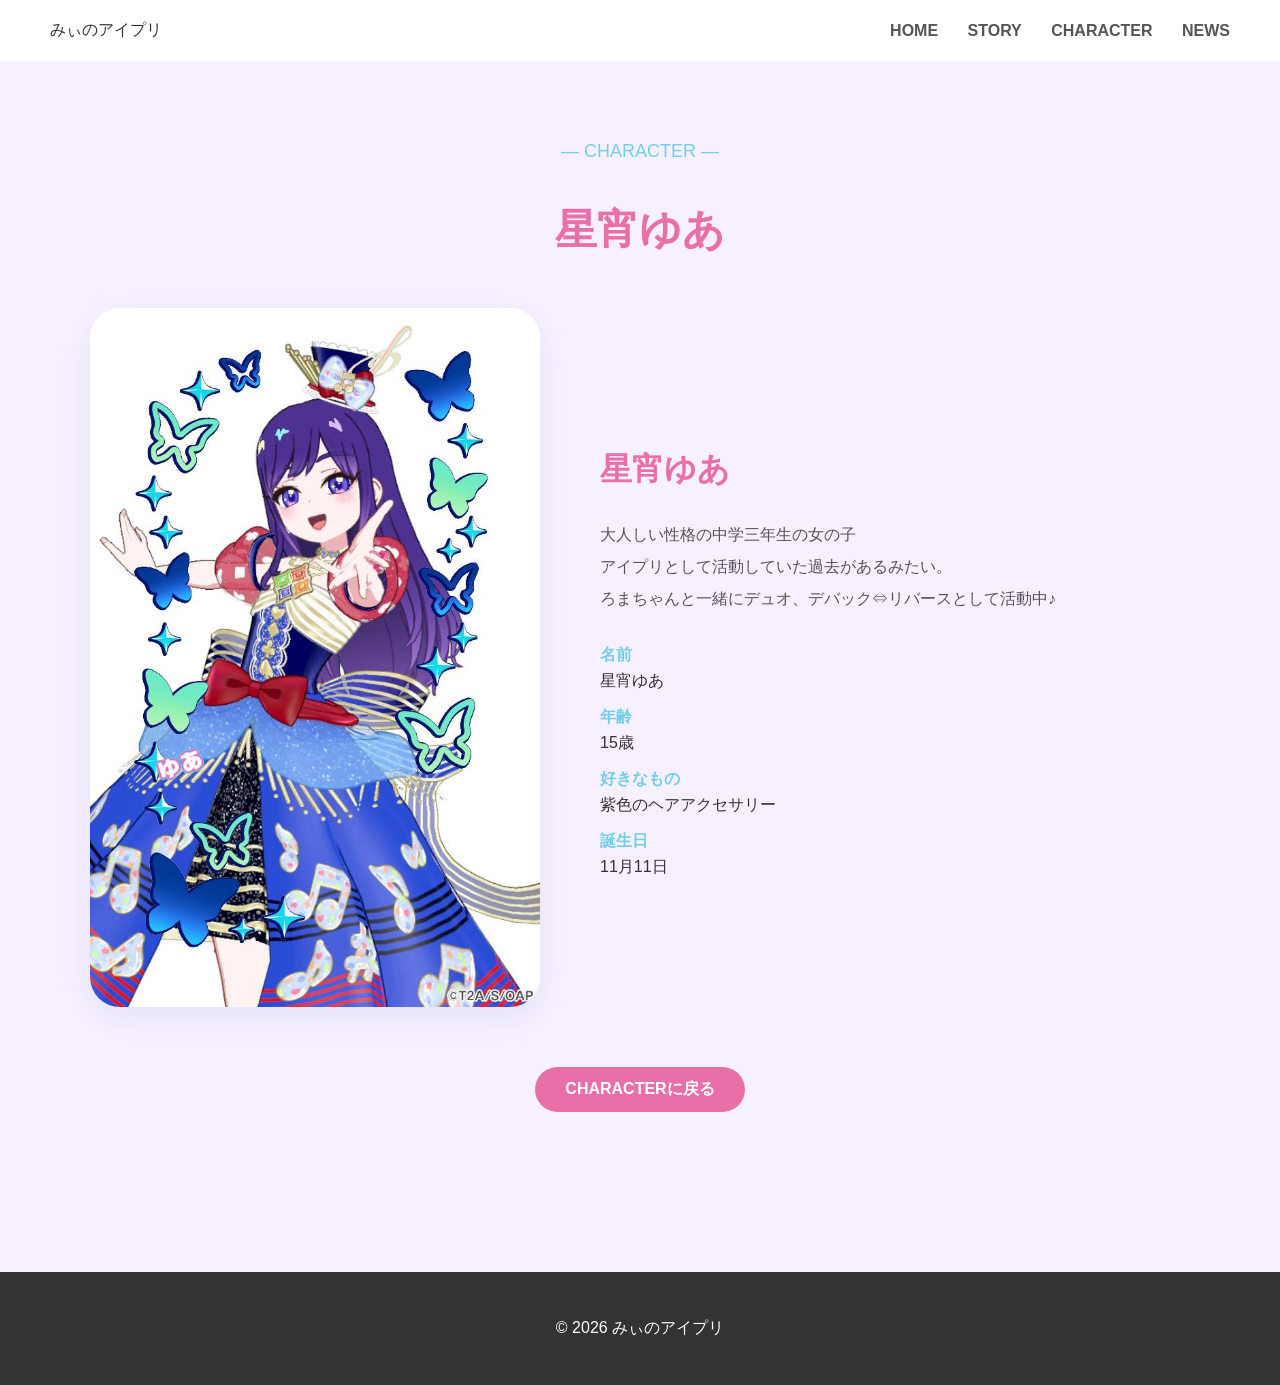
<file: character-yua.html>
<!DOCTYPE html>
<html lang="ja">

<head>

    <meta charset="UTF-8">

    <meta name="viewport"
        content="width=device-width, initial-scale=1.0">

    <title>星宵ゆあ | みぃのアイプリ</title>

    <link rel="stylesheet" href="style.css">

</head>


<body>


<header>

    <div class="logo">
        みぃのアイプリ
    </div>

    <nav>
        <a href="index.html">HOME</a>
        <a href="index.html#story">STORY</a>
        <a href="index.html#character">CHARACTER</a>
        <a href="index.html#news">NEWS</a>
    </nav>

</header>



<section class="character-detail">

    <p class="section-subtitle">― CHARACTER ―</p>

    <h1>星宵ゆあ</h1>


    <div class="character-detail-content">

        <div class="character-detail-image">

            <img src="images/yua.jpg" alt="星宵ゆあ">

        </div>


        <div class="character-detail-text">

            <h2>星宵ゆあ</h2>

            <p>
               大人しい性格の中学三年生の女の子<br> 
              アイプリとして活動していた過去があるみたい。<br>
              ろまちゃんと一緒にデュオ、デバック⇔リバースとして活動中♪
                
            </p>


            <dl>

                <dt>名前</dt>
                <dd>星宵ゆあ</dd>

                <dt>年齢</dt>
                <dd>15歳</dd>

                <dt>好きなもの</dt>
                <dd>紫色のヘアアクセサリー
                </dd>

                <dt>誕生日</dt>
                <dd>11月11日</dd>

            </dl>

        </div>

    </div>


    <a href="index.html#character" class="back-button">
        CHARACTERに戻る
    </a>

</section>



<footer>

    <p>© 2026 みぃのアイプリ</p>

</footer>


</body>
</html>
</file>
<file: style.css>
body {
margin: 0;
background-color: #f7f0ff;
color: #333333;
font-family:  sans-serif;
}  

header{
 display: flex;
 justify-content: space-between;
 align-items: center;

 padding: 20px 50px;

 background-color: white;

}


.logo img {
    width: 180px;
    height: auto;
    display: block;
}

nav a{
    margin-left: 25px;

    color: #555555;
    text-decoration: none;
    font-weight: bold;

}

.hero{
    text-align: center;

    padding: 120px 20px;

    background: linear-gradient(
        135deg,
        #ffe5f2,
        #dff7ff
    );
}

.hero h1{
 font-size: 42px;
 color: #e86fa8;
 margin-top: 30px;
}

.hero p{
    font-size: 20px;
}

.hero button{

    margin-top: 20px;

    padding: 12px 30px;

    border: none;
    border-radius: 30px;
    
    background-color: #947fbe;
    color: white;

    font-size: 16px;
    cursor: pointer;
}

.news{
 max-width: 800px;
 margin: 60px auto;
 padding: 0 20px;

}

.news h2{
    
    color: #947fbe;
    
    border-bottom: 2px solid #947fbe;

    padding-bottom: 10px;
}


.news article{
 display: flex;
 gap: 30px;   
 padding: 15px 0;
 border-bottom: 1px solid #dddddd;
}

.news time{
    color: #947fbe;
    font-weight: bold;
}

footer{
    margin-top: 80px;

    padding: 30px;

    text-align: center;

    background-color: #333333;
    
    color: #ffffff;
}

.hero img{
    max-width: 90%;
    max-width: 500px;

    border-radius: 20px;

    border: 5px solid white;

    box-shadow: 0 8px 25px rgba(130, 217, 245, 0.4);
}



.character {
    padding: 80px 20px;
    text-align: center;

    background: linear-gradient(
        135deg,
        #fff5fb,
        #dff7ff
    );

    width: 100%;
    box-sizing: border-box;

    overflow: hidden;
}

.character h2 {
    font-size: 36px;
    color: #e86fa8;
    margin: 0 0 5px;
}

.section-subtitle {
    color: #72cfe8;
    font-size: 18px;
    margin: 0 0 40px;
}


/* キャラクター全体 */

.character-slider {
    display: flex;
    align-items: center;

    gap: 15px;

    width: 100%;
    max-width: 1200px;

    margin: 0 auto;

    box-sizing: border-box;
}

/* キャラクターを横に並べる部分 */
.character-list {
    display: flex;

    gap: 30px;

    flex: 1;
    width: 0;
    min-width: 0;

    overflow-x: auto;

    padding: 20px 10px;

    box-sizing: border-box;

    scroll-behavior: smooth;
}



/* スクロールバー */

.character-list::-webkit-scrollbar {
    height: 8px;
}

.character-list::-webkit-scrollbar-thumb {
    background: #f3a6cc;
    border-radius: 10px;
}

.character-list::-webkit-scrollbar-track {
    background: #eefaff;
    border-radius: 10px;
}


/* キャラクターカード */
.character-card {
    flex: 0 0 300px;

    padding: 25px;

    box-sizing: border-box;

    background: rgba(255, 255, 255, 0.9);

    border-radius: 30px;

    box-shadow: 0 10px 30px rgba(150, 180, 220, 0.2);

    text-decoration: none;
    color: inherit;

    display: block;

    transition: transform 0.2s, box-shadow 0.2s;
}



/* キャラクター画像 */

.character-image {
    width: 100%;
    height: 280px;

    display: flex;
    align-items: center;
    justify-content: center;

    background: #ffffff;

    border-radius: 25px;

    overflow: hidden;
}

.character-image img {
    width: 100%;
    height: 100%;

    object-fit: cover;

    display: block;
}

/* キャラクター名 */

.character-card h3 {
    color: #e86fa8;
    font-size: 25px;

    margin: 25px 0 10px;
}


/* キャラクター紹介文 */

.character-card p {
    color: #666666;

    font-size: 16px;
    line-height: 1.8;

    margin: 0;
}


/* 左右のボタン */

.character-arrow {
    width: 50px;
    height: 50px;

    flex: 0 0 50px;

    padding: 0;

    border: none;
    border-radius: 50%;

    background-color: white;

    color: #e86fa8;

    font-size: 40px;
    line-height: 50px;

    cursor: pointer;

    box-shadow: 0 5px 15px rgba(150, 180, 220, 0.25);

    display: flex;
    align-items: center;
    justify-content: center;

    box-sizing: border-box;
}





/* =========================
   CHARACTER DETAIL
========================= */

.character-detail {
    padding: 80px 20px;

    max-width: 1100px;

    margin: 0 auto;

    text-align: center;
}

.character-detail h1 {
    color: #e86fa8;

    font-size: 42px;

    margin-bottom: 50px;
}

.character-detail-content {
    display: flex;

    align-items: center;

    gap: 60px;

    text-align: left;
}

.character-detail-image {
    flex: 1;

    max-width: 450px;

    background: white;

    border-radius: 30px;

    overflow: hidden;

    box-shadow:
        0 10px 30px rgba(150, 180, 220, 0.2);
}

.character-detail-image img {
    width: 100%;

    display: block;
}

.character-detail-text {
    flex: 1;
}

.character-detail-text h2 {
    color: #e86fa8;

    font-size: 32px;
}

.character-detail-text p {
    line-height: 2;

    color: #555;
}

.character-detail-text dl {
    margin-top: 30px;
}

.character-detail-text dt {
    color: #72cfe8;

    font-weight: bold;

    margin-top: 15px;
}

.character-detail-text dd {
    margin-left: 0;

    margin-top: 5px;
}

.back-button {
    display: inline-block;

    margin-top: 60px;

    padding: 12px 30px;

    border-radius: 30px;

    background: #e86fa8;

    color: white;

    text-decoration: none;

    font-weight: bold;
}

.back-button:hover {
    opacity: 0.8;
}



.character-card:hover {
    text-decoration: none;
    color: inherit;

    transform: translateY(-8px);

    box-shadow:
        0 15px 35px rgba(150, 180, 220, 0.3);
}


.story {
    padding: 100px 20px;
    text-align: center;

    background: linear-gradient(
        135deg,
        #fff5fb,
        #f0faff
    );

    box-sizing: border-box;
}

.story-subtitle {
    margin: 0 0 5px;

    color: #72cfe8;

    font-size: 18px;
    font-weight: bold;
    letter-spacing: 2px;
}

.story h2 {
    margin: 0 0 45px;

    color: #e86fa8;

    font-size: 38px;
}

/* ストーリー本文のカード */

.story-box {
    max-width: 850px;

    margin: 0 auto;

    padding: 50px 60px;

    box-sizing: border-box;

    background: rgba(255, 255, 255, 0.9);

    border-radius: 35px;

    box-shadow:
        0 10px 35px rgba(150, 180, 220, 0.2);

    border: 3px solid rgba(255, 255, 255, 0.8);
}

/* タイトル */

.story-title {
    margin-bottom: 35px;

    color: #947fbe;

    font-size: 28px;
    font-weight: bold;
}

.story-title span {
    color: #f3a6cc;

    margin: 0 10px;
}

/* 本文 */

.story-box p {
    margin: 15px 0;

    color: #555555;

    font-size: 18px;

    line-height: 2;
}

/* 下の飾り */

.story-decoration {
    margin-top: 35px;

    color: #e86fa8;

    font-size: 22px;

    letter-spacing: 8px;
}


/* =========================
   NEWS
========================= */

.news {
    padding: 80px 20px;

    background: linear-gradient(
        135deg,
        #fff8fc,
        #f0fbff
    );

    max-width: none;
    margin: 0;
}

.news > h2 {
    text-align: center;

    font-size: 36px;

    color: #e86fa8;

    margin: 0 0 50px;
}

.news > .section-subtitle {
    text-align: center;

    margin-bottom: 5px;
}


/* NEWS一覧 */

.news-list {
    max-width: 900px;

    margin: 0 auto;

    background: rgba(255, 255, 255, 0.85);

    border-radius: 30px;

    padding: 10px 35px;

    box-sizing: border-box;

    box-shadow:
        0 10px 30px rgba(150, 180, 220, 0.15);
}


/* NEWS一件 */

.news-item {
    display: flex;

    gap: 30px;

    padding: 30px 10px;

    border-bottom: 1px solid #eeeeee;
}


/* 最後だけ線を消す */

.news-item:last-child {
    border-bottom: none;
}


/* 日付 */

.news-item time {
    flex: 0 0 110px;

    color: #947fbe;

    font-weight: bold;

    font-size: 15px;

    padding-top: 3px;
}


/* NEWS本文 */

.news-content {
    flex: 1;
}


/* カテゴリー */

.news-category {
    display: inline-block;

    padding: 5px 12px;

    border-radius: 20px;

    background: #ffe5f2;

    color: #e86fa8;

    font-size: 12px;

    font-weight: bold;

    margin-bottom: 8px;
}


/* タイトル */

.news-content h3 {
    margin: 0 0 10px;

    color: #555555;

    font-size: 19px;
}


/* 本文 */

.news-content p {
    margin: 0;

    color: #777777;

    line-height: 1.8;

    font-size: 14px;
}


/* NEWSにマウスを乗せたとき */

.news-item {
    transition: transform 0.2s;
}

.news-item:hover {
    transform: translateX(5px);
}


.hero-button {
    display: inline-block;

    margin-top: 20px;

    padding: 12px 30px;

    border-radius: 30px;

    background-color: #947fbe;

    color: white;

    text-decoration: none;

    font-size: 16px;

    font-weight: bold;

    transition: 0.2s;
}

.hero-button:hover {
    transform: translateY(-3px);

    box-shadow:
        0 8px 20px rgba(150, 120, 190, 0.25);
}

/* =========================
   MOVIE
========================= */

.movie-section {
    width: 90%;
    max-width: 1000px;
    margin: 100px auto;
    text-align: center;
}

/* ― ムービー ― */

.movie-section .section-subtitle {
    margin: 0 0 10px;

    color: #7edce8;

    font-size: 15px;
    font-weight: bold;

    letter-spacing: 0.15em;
}

/* =========================
   MOVIE
========================= */

.movie-section {
    width: 90%;
    max-width: 1000px;
    margin: 100px auto;
    text-align: center;
}

/* ― ムービー ― */

.movie-section .section-subtitle {
    margin: 0 0 10px;
    color: #7edce8;
    font-size: 15px;
    font-weight: bold;
    letter-spacing: 0.15em;
}

/* MOVIE */

.movie-section h1 {
    margin: 0 0 50px;
    color: #f49ac2;
    font-size: 42px;
    font-weight: bold;
    letter-spacing: 0.1em;
}

/* 動画 */

.movie-item {
    width: 100%;
    margin: 0 auto 70px;
    text-align: center;
}

.movie-item h2 {
    margin: 0 0 25px;
    color: #555;
    font-size: 25px;
    font-weight: bold;
}

.movie-video {
    width: 100%;
    max-width: 900px;
    margin: 0 auto;
    overflow: hidden;
    background: white;
    border: 5px solid white;
    border-radius: 22px;
    box-shadow: 0 8px 25px rgba(244, 154, 194, 0.2);
}

.movie-video video {
    display: block;
    width: 100%;
    height: auto;
}

.movie-caption {
    margin: 18px 0 0;
    color: #68cdd9;
    font-size: 16px;
    font-weight: bold;
    letter-spacing: 0.05em;
}

@media screen and (max-width: 768px) {

    /* ページ全体 */
    body {
        width: 100%;
        overflow-x: hidden;
    }

    /* ヘッダー */
    header {
        width: 100%;
        padding: 10px;
        box-sizing: border-box;
    }

    /* ロゴ */
    .logo img {
        max-width: 70%;
        height: auto;
    }

    /* コンテンツ */
    main {
        width: 100%;
        padding: 0 15px;
        box-sizing: border-box;
    }

    /* 画像 */
    img {
        max-width: 100%;
        height: auto;
    }

    /* YouTubeなどの動画 */
    iframe {
        max-width: 100%;
        width: 100%;
        height: auto;
        aspect-ratio: 16 / 9;
    }

    /* 横並びの要素を縦並びに */
    .container,
    .content,
    .items {
        flex-direction: column;
    }

    /* 見出し */
    h1 {
        font-size: 26px;
    }

    h2 {
        font-size: 22px;
    }

    h3 {
        font-size: 19px;
    }

    /* 本文 */
    p {
        font-size: 15px;
        line-height: 1.8;
    }
}
</file>
